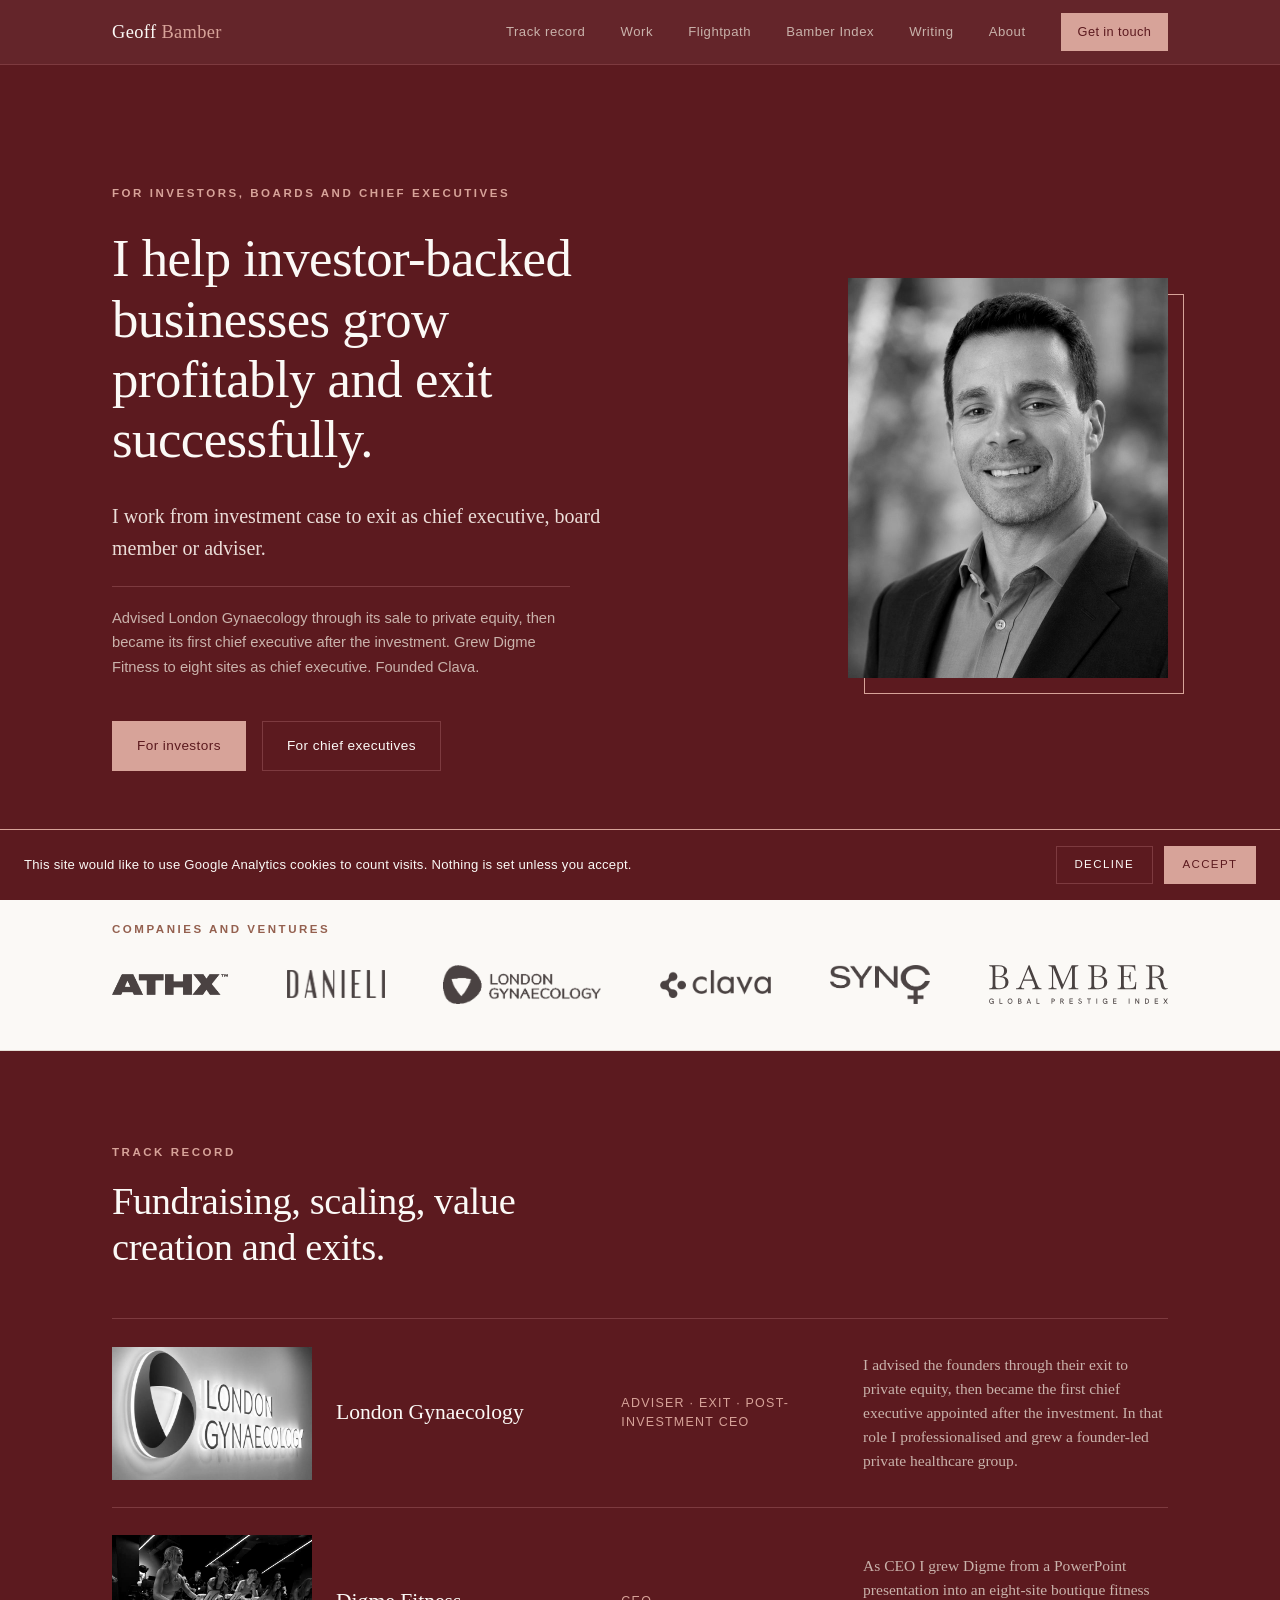
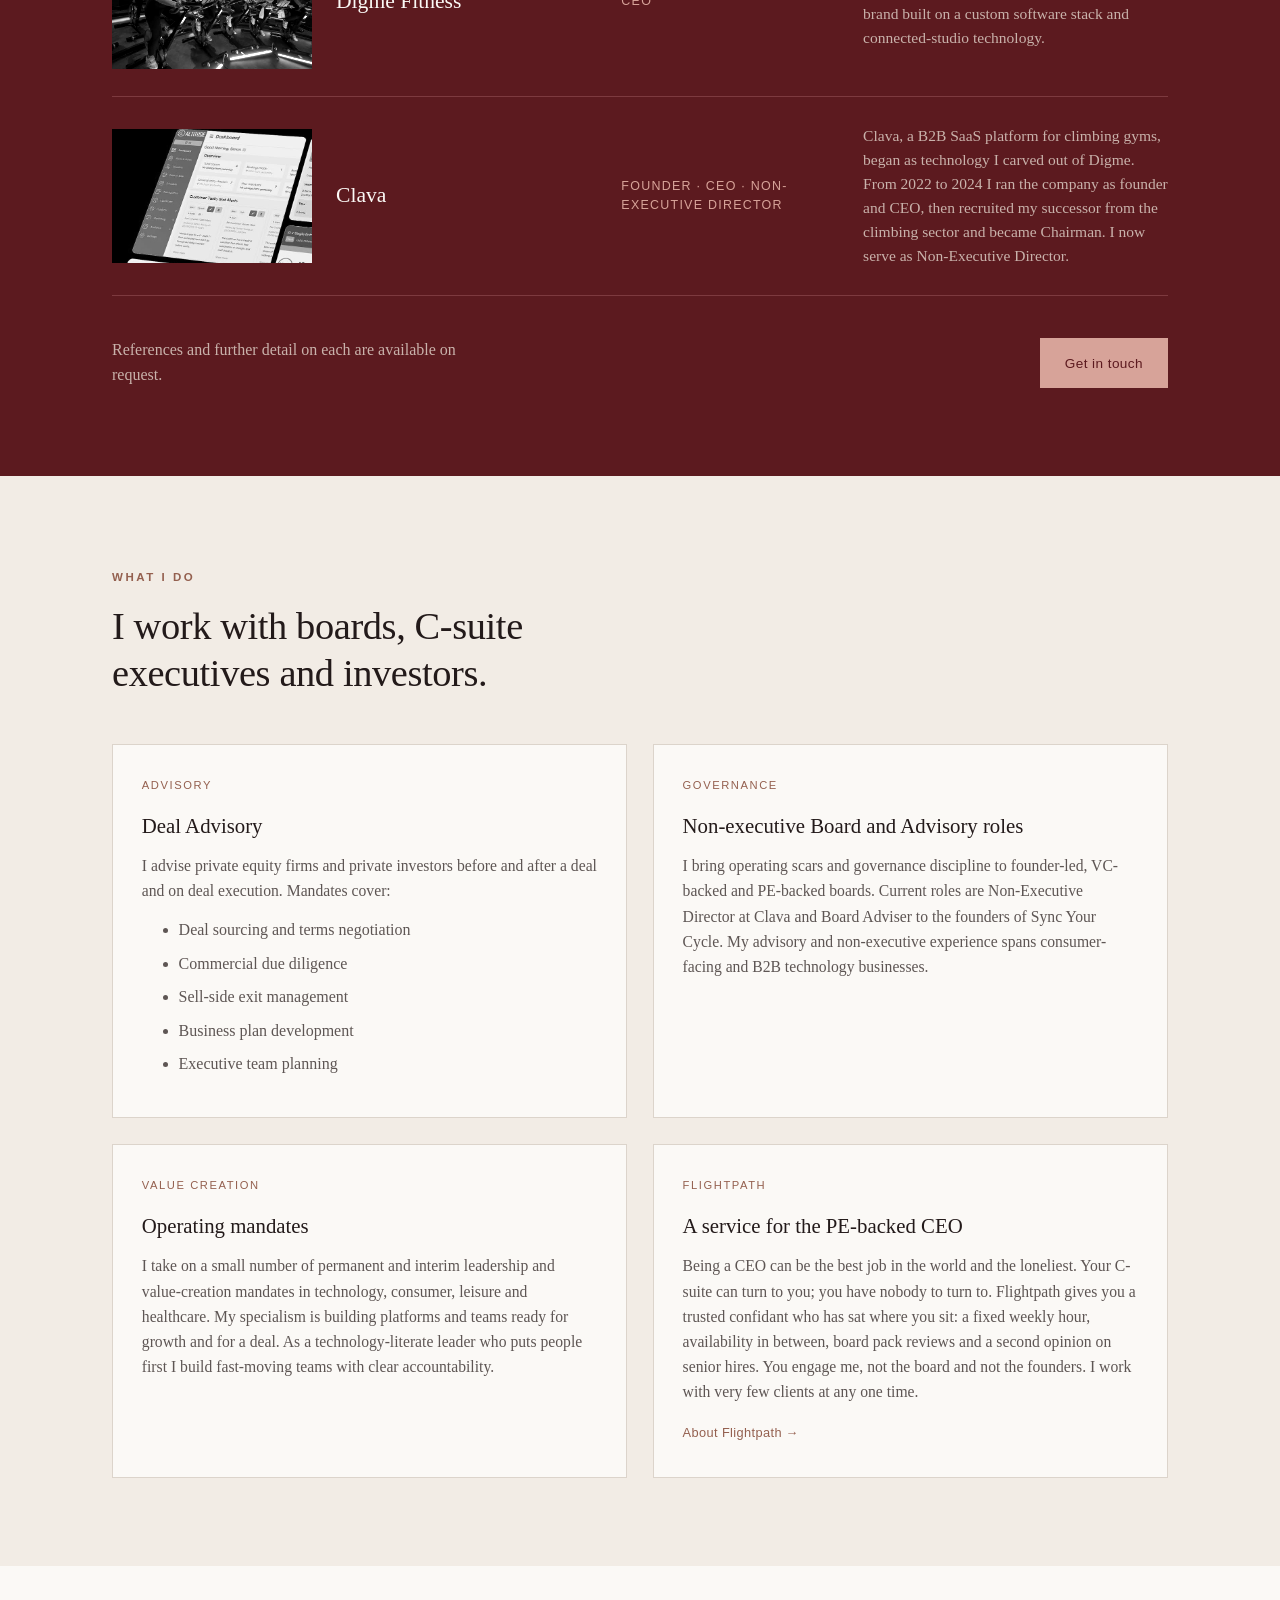
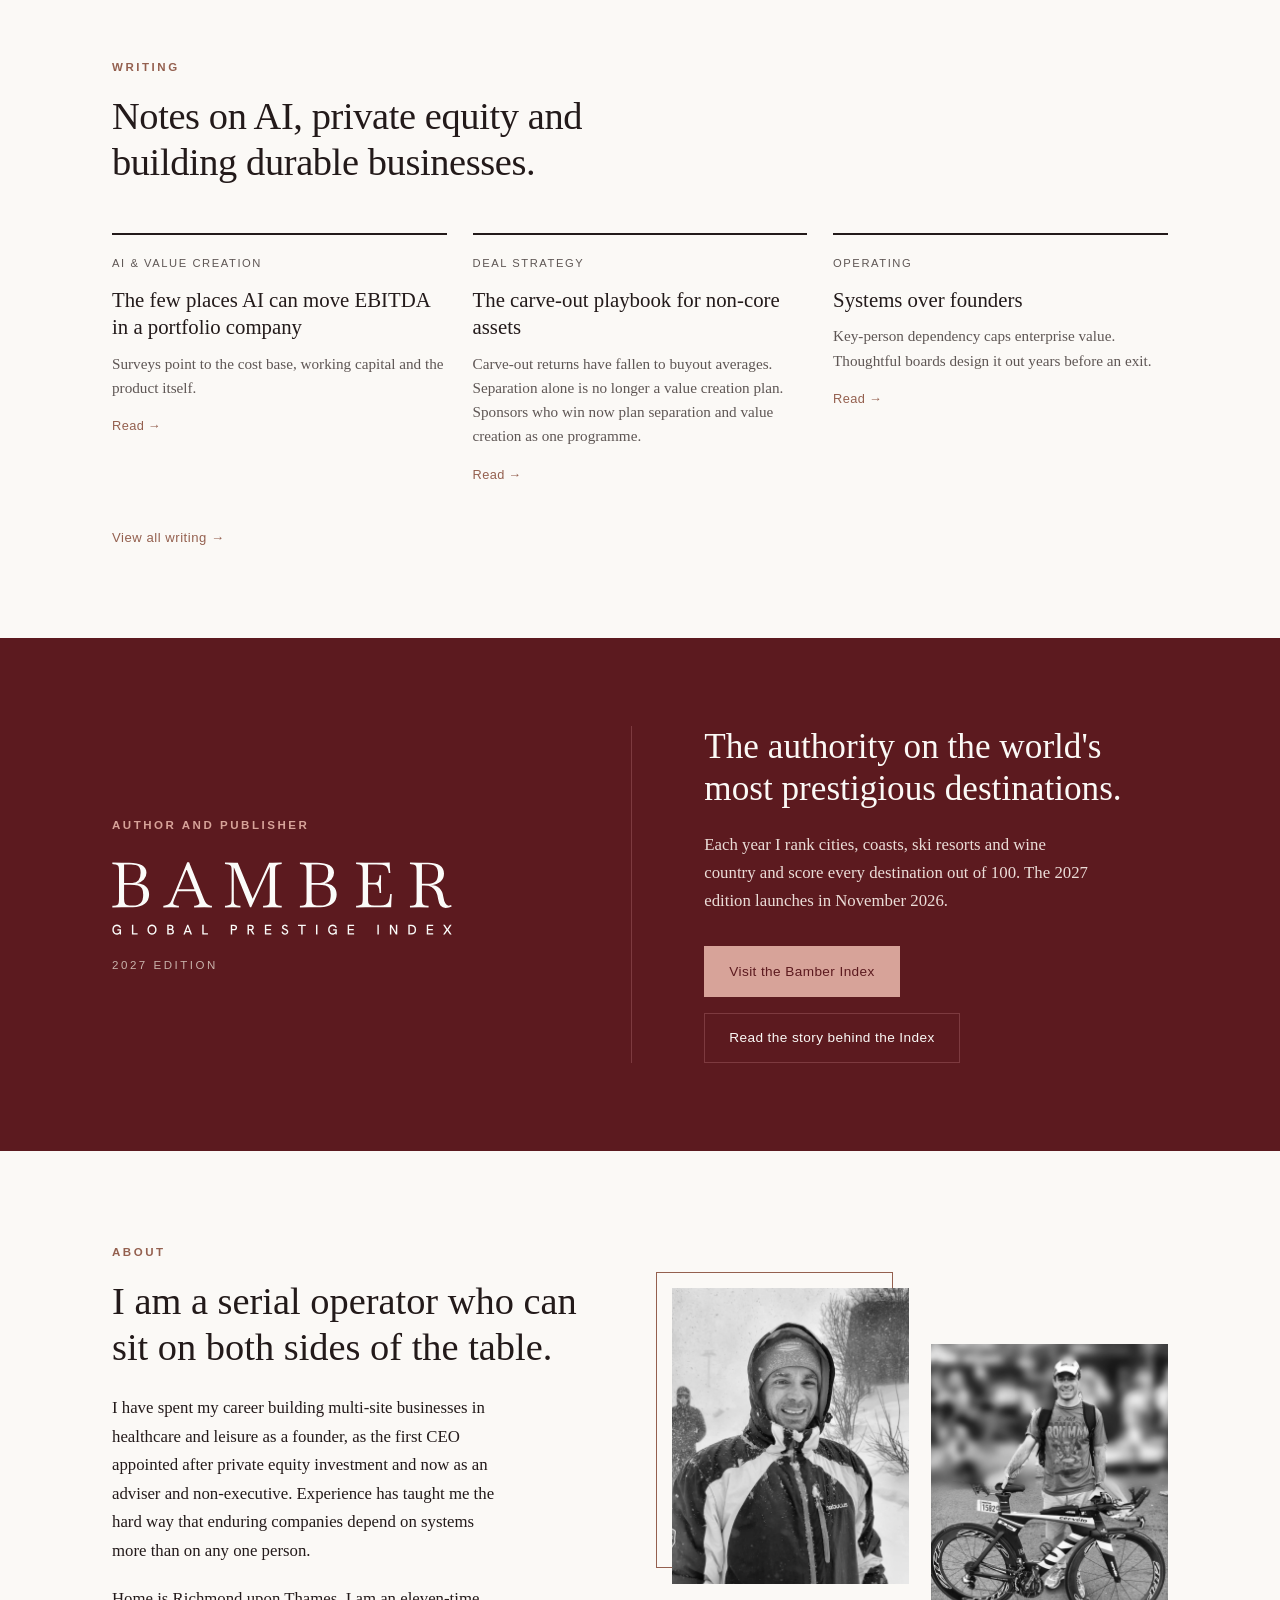
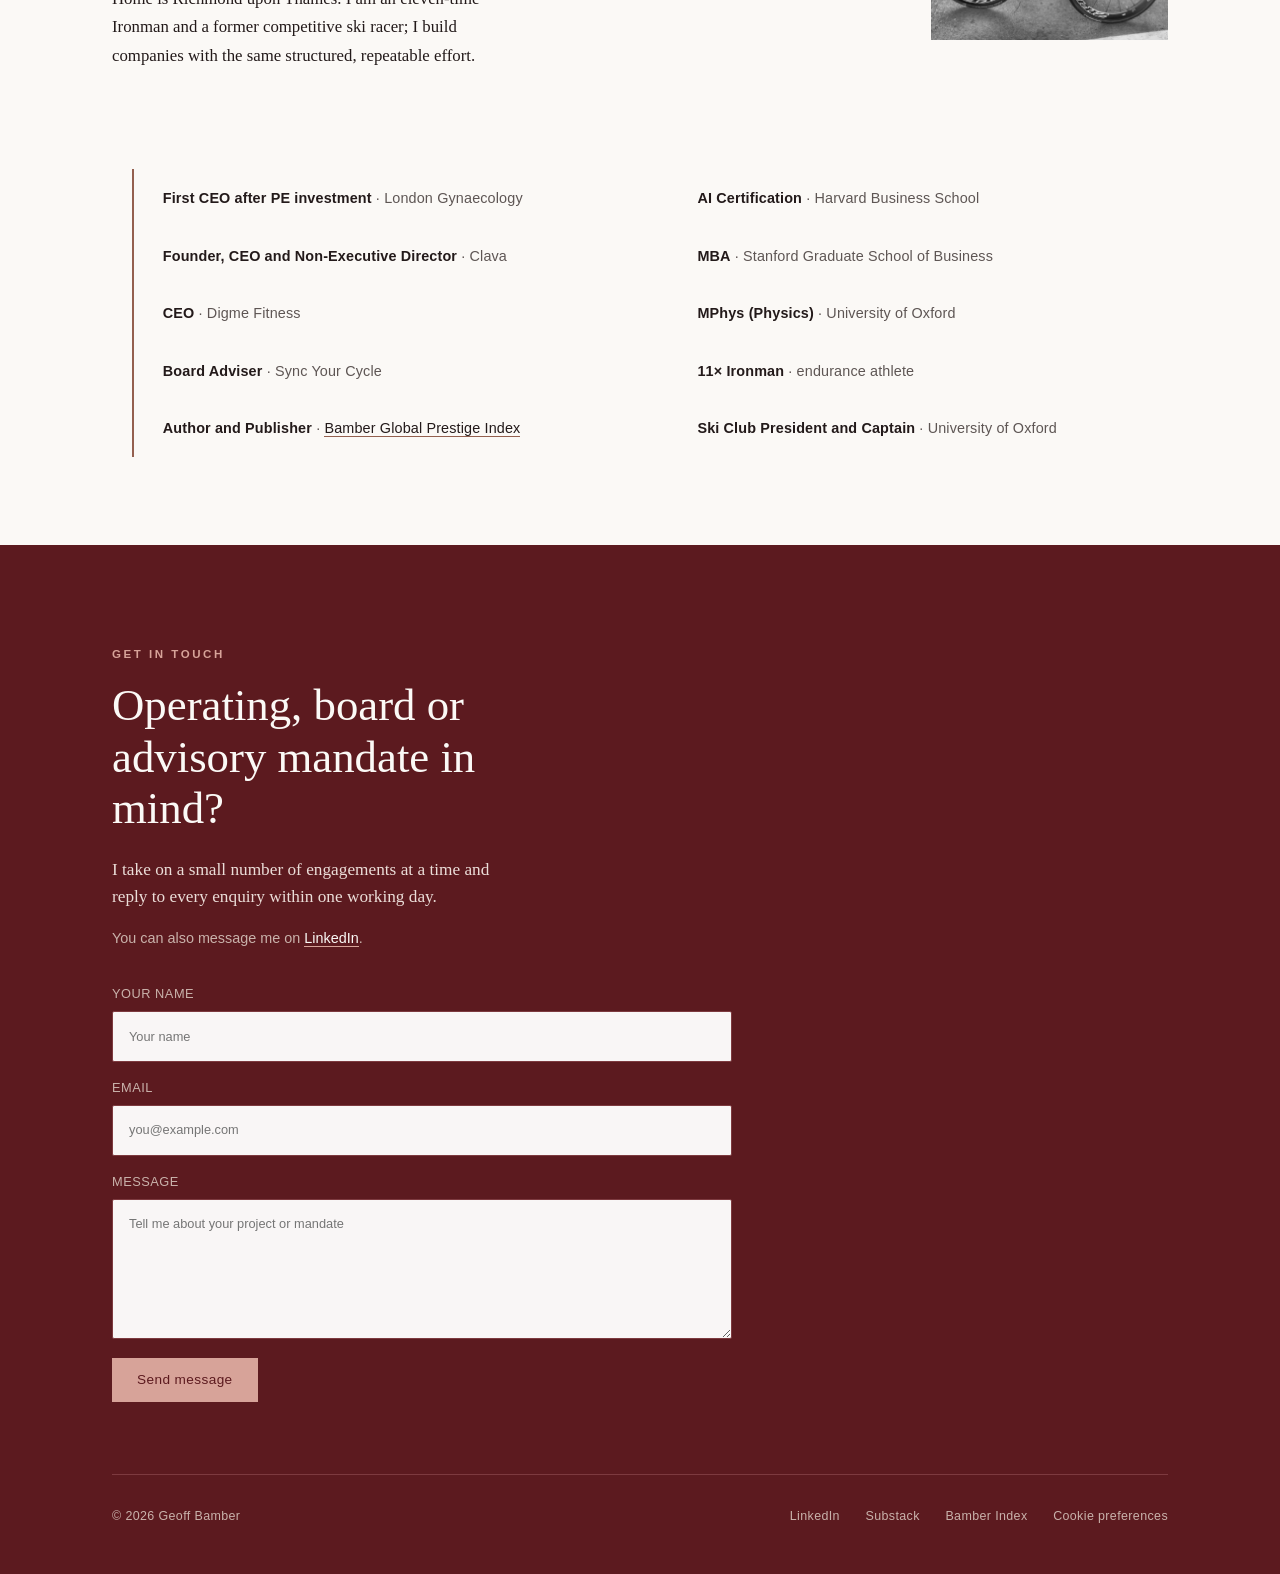
<file: index.html>
﻿<!DOCTYPE html>
<html lang="en">
<head>
<meta charset="UTF-8">
<meta name="viewport" content="width=device-width, initial-scale=1.0">
<title>Geoff Bamber | Growth and exits for investor-backed businesses</title>
<meta name="description" content="I help investor-backed businesses grow profitably and exit successfully, working as chief executive, board member or adviser.">
<link rel="canonical" href="https://geoffbamber.com/">
<meta property="og:type" content="website">
<meta property="og:url" content="https://geoffbamber.com/">
<meta property="og:title" content="Geoff Bamber | Growth and exits for investor-backed businesses">
<meta property="og:description" content="I help investor-backed businesses grow profitably and exit successfully, working as chief executive, board member or adviser.">
<meta property="og:image" content="https://geoffbamber.com/og-image.jpg">
<meta property="og:image:width" content="1200">
<meta property="og:image:height" content="630">
<meta name="twitter:card" content="summary_large_image">
<meta name="author" content="Geoff Bamber">
<script type="application/ld+json">{"@context": "https://schema.org", "@type": "Person", "name": "Geoff Bamber", "url": "https://geoffbamber.com/", "image": "https://geoffbamber.com/geoff_bamber_headshot.jpg", "sameAs": ["https://www.linkedin.com/in/geoff-bamber-uk", "https://geoffbamber.substack.com"], "description": "I help investor-backed businesses grow profitably and exit successfully, working as chief executive, board member or adviser.", "@id": "https://www.bamberindex.com/about#geoff-bamber", "alumniOf": [{"@type": "CollegeOrUniversity", "name": "Stanford Graduate School of Business"}, {"@type": "CollegeOrUniversity", "name": "University of Oxford"}], "knowsAbout": ["Private equity", "Value creation", "Artificial intelligence", "Prestige", "Luxury destinations"], "subjectOf": {"@type": "WebSite", "name": "Bamber Global Prestige Index", "url": "https://www.bamberindex.com/", "description": "Annual ranking of the world's most prestigious destinations, compiled by Geoff Bamber."}}</script>
<link rel="icon" href="favicon.svg" type="image/svg+xml">
<link rel="apple-touch-icon" href="apple-touch-icon.png">
<link rel="stylesheet" href="styles.css">
<script src="analytics.js" defer></script>
</head>
<body>

<nav>
  <div class="wrap nav-inner">
    <a href="#top" class="wordmark">Geoff <b>Bamber</b></a>
    <div class="nav-links" id="nav-links">
      <a href="#track">Track record</a>
      <a href="#work">Work</a>
      <a href="flightpath.html">Flightpath</a>
      <a href="#index">Bamber Index</a>
      <a href="writing.html">Writing</a>
      <a href="#about">About</a>
    </div>
    <a href="#contact" class="nav-cta">Get in touch</a>
    <button class="nav-toggle" type="button" aria-expanded="false" aria-controls="nav-links" aria-label="Menu"><span></span><span></span><span></span></button>
  </div>
</nav>

<header class="hero" id="top">
  <div class="wrap hero-grid">
    <div class="hero-copy">
      <div class="eyebrow hero-eyebrow">For investors, boards and chief executives</div>
      <h1>I help investor-backed businesses grow profitably and exit successfully.</h1>
      <p class="lede">I work from investment case to exit as chief executive, board member or adviser.</p>
      <p class="hero-proof">Advised London Gynaecology through its sale to private equity, then became its first chief executive after the investment. Grew Digme Fitness to eight sites as chief executive. Founded Clava.</p>
      <div class="hero-cta">
        <a href="#work" class="btn btn-primary">For investors</a>
        <a href="flightpath.html" class="btn btn-ghost">For chief executives</a>
      </div>
    </div>
    <div class="hero-portrait">
      <img src="geoff_bamber_headshot.jpg" alt="Geoff Bamber" width="640" height="800" fetchpriority="high">
    </div>
  </div>
</header>

<section class="logo-strip" id="advisory">
  <div class="wrap">
    <span class="eyebrow">Companies and ventures</span>
    <div class="logo-row">
      <img class="client-logo client-logo-short" src="logos/athx.png" alt="Athx Games" width="859" height="154" loading="lazy">
      <img class="client-logo" src="logos/danieli.png" alt="Gelateria Danieli" width="830" height="238" loading="lazy">
      <img class="client-logo client-logo-tall" src="logos/london-gynaecology.png" alt="London Gynaecology" width="782" height="190" loading="lazy">
      <img class="client-logo" src="logos/clava.png" alt="Clava" width="548" height="139" loading="lazy">
      <img class="client-logo client-logo-tall" src="logos/sync-your-cycle.png" alt="Sync Your Cycle" width="1060" height="405" loading="lazy">
      <a href="#index" class="logo-link"><img class="client-logo client-logo-tall" src="logos/bamber-index-ink.svg" alt="Bamber Global Prestige Index" width="542" height="116" loading="lazy"></a>
    </div>
  </div>
</section>

<section class="section section-dark" id="track">
  <div class="wrap">
    <div class="section-head">
      <span class="eyebrow">Track record</span>
      <h2>Fundraising, scaling, value creation and exits.</h2>
    </div>
    <div class="ledger">
      <div class="ledger-row">
        <img class="ledger-photo ledger-photo-light" src="london_gynaecology_sign.jpg" alt="London Gynaecology sign on a clinic wall" width="678" height="452" loading="lazy">
        <div class="ledger-venture">London Gynaecology</div>
        <div class="ledger-role">Adviser · Exit · Post-Investment CEO</div>
        <div class="ledger-note">I advised the founders through their exit to private equity, then became the first chief executive appointed after the investment. In that role I professionalised and grew a founder-led private healthcare group.</div>
      </div>
      <div class="ledger-row">
        <img class="ledger-photo" src="digme_studio.jpg" alt="Riders in a cycle class at a Digme Fitness studio" width="678" height="452" loading="lazy">
        <div class="ledger-venture">Digme Fitness</div>
        <div class="ledger-role">CEO</div>
        <div class="ledger-note">As CEO I grew Digme from a PowerPoint presentation into an eight-site boutique fitness brand built on a custom software stack and connected-studio technology.</div>
      </div>
      <div class="ledger-row">
        <img class="ledger-photo ledger-photo-light ledger-photo-topleft" src="clava_product.jpg" alt="Clava dashboard screens for a climbing gym" width="592" height="518" loading="lazy">
        <div class="ledger-venture">Clava</div>
        <div class="ledger-role">Founder · CEO · Non-Executive Director</div>
        <div class="ledger-note">Clava, a B2B SaaS platform for climbing gyms, began as technology I carved out of Digme. From 2022 to 2024 I ran the company as founder and CEO, then recruited my successor from the climbing sector and became Chairman. I now serve as Non-Executive Director.</div>
      </div>
    </div>
    <div class="section-cta">
      <p>References and further detail on each are available on request.</p>
      <a href="#contact" class="btn btn-primary">Get in touch</a>
    </div>
  </div>
</section>

<section class="section section-parchment" id="work">
  <div class="wrap">
    <div class="section-head">
      <span class="eyebrow">What I do</span>
      <h2>I work with boards, C-suite executives and investors.</h2>
    </div>
    <div class="strands">
      <div class="strand">
        <span class="tag">Advisory</span>
        <h3>Deal Advisory</h3>
        <p>I advise private equity firms and private investors before and after a deal and on deal execution. Mandates cover:</p>
        <ul>
          <li>Deal sourcing and terms negotiation</li>
          <li>Commercial due diligence</li>
          <li>Sell-side exit management</li>
          <li>Business plan development</li>
          <li>Executive team planning</li>
        </ul>
      </div>
      <div class="strand">
        <span class="tag">Governance</span>
        <h3>Non-executive Board and Advisory roles</h3>
        <p>I bring operating scars and governance discipline to founder-led, VC-backed and PE-backed boards. Current roles are Non-Executive Director at Clava and Board Adviser to the founders of Sync Your Cycle. My advisory and non-executive experience spans consumer-facing and B2B technology businesses.</p>
      </div>
      <div class="strand">
        <span class="tag">Value creation</span>
        <h3>Operating mandates</h3>
        <p>I take on a small number of permanent and interim leadership and value-creation mandates in technology, consumer, leisure and healthcare. My specialism is building platforms and teams ready for growth and for a deal. As a technology-literate leader who puts people first I build fast-moving teams with clear accountability.</p>
      </div>
      <a class="strand" href="flightpath.html">
        <span class="tag">Flightpath</span>
        <h3>A service for the PE-backed CEO</h3>
        <p>Being a CEO can be the best job in the world and the loneliest. Your C-suite can turn to you; you have nobody to turn to. Flightpath gives you a trusted confidant who has sat where you sit: a fixed weekly hour, availability in between, board pack reviews and a second opinion on senior hires. You engage me, not the board and not the founders. I work with very few clients at any one time.</p>
        <span class="more">About Flightpath →</span>
      </a>
    </div>
  </div>
</section>

<section class="section" id="writing">
  <div class="wrap">
    <div class="section-head">
      <span class="eyebrow">Writing</span>
      <h2>Notes on AI, private equity and building durable businesses.</h2>
    </div>
    <div class="writing-grid">
      <a class="article" href="articles/ai-value-creation.html">
        <span class="kicker">AI &amp; Value Creation</span>
        <h3>The few places AI can move EBITDA in a portfolio company</h3>
        <p>Surveys point to the cost base, working capital and the product itself.</p>
        <span class="more">Read →</span>
      </a>
      <a class="article" href="articles/carve-out-playbook.html">
        <span class="kicker">Deal Strategy</span>
        <h3>The carve-out playbook for non-core assets</h3>
        <p>Carve-out returns have fallen to buyout averages. Separation alone is no longer a value creation plan. Sponsors who win now plan separation and value creation as one programme.</p>
        <span class="more">Read →</span>
      </a>
      <a class="article" href="articles/systems-over-founders.html">
        <span class="kicker">Operating</span>
        <h3>Systems over founders</h3>
        <p>Key-person dependency caps enterprise value. Thoughtful boards design it out years before an exit.</p>
        <span class="more">Read →</span>
      </a>
    </div>
    <a class="section-link" href="writing.html">View all writing →</a>
  </div>
</section>

<section class="section section-dark index-feature" id="index">
  <div class="wrap index-grid">
    <div class="index-mark">
      <span class="eyebrow">Author and publisher</span>
      <img src="logos/bamber-index-bone.svg" alt="Bamber Global Prestige Index" width="542" height="116" loading="lazy">
      <span class="index-edition">2027 edition</span>
    </div>
    <div class="index-copy">
      <h2>The authority on the world's most prestigious destinations.</h2>
      <p>Each year I rank cities, coasts, ski resorts and wine country and score every destination out of 100. The 2027 edition launches in November 2026.</p>
      <div class="hero-cta" style="margin-top:0">
        <a href="https://www.bamberindex.com/" target="_blank" rel="noopener" class="btn btn-primary">Visit the Bamber Index</a>
        <a href="articles/why-i-built-the-bamber-index.html" class="btn btn-ghost">Read the story behind the Index</a>
      </div>
    </div>
  </div>
</section>

<section class="section" id="about">
  <div class="wrap about">
    <div class="about-text">
      <span class="eyebrow">About</span>
      <h2 style="font-family:var(--serif);font-weight:normal;font-size:clamp(1.7rem,3.4vw,2.4rem);margin:.9rem 0 1.5rem;line-height:1.2;">I am a serial operator who can sit on both sides of the table.</h2>
      <p>I have spent my career building multi-site businesses in healthcare and leisure as a founder, as the first CEO appointed after private equity investment and now as an adviser and non-executive. Experience has taught me the hard way that enduring companies depend on systems more than on any one person.</p>
      <p>Home is Richmond upon Thames. I am an eleven-time Ironman and a former competitive ski racer; I build companies with the same structured, repeatable effort.</p>
    </div>
    <div class="about-photos">
      <figure class="about-photo">
        <img src="geoff_bamber_snow.jpg" alt="Geoff Bamber smiling in a snowstorm in ski jacket and hat" width="960" height="1200" loading="lazy">
      </figure>
      <figure class="about-photo">
        <img src="geoff_bamber_ironman.jpg" alt="Geoff Bamber standing with his race bike before an Ironman" width="960" height="1200" loading="lazy">
      </figure>
    </div>
    <ul class="credentials">
      <li><strong>First CEO after PE investment</strong> · London Gynaecology</li>
      <li><strong>Founder, CEO and Non-Executive Director</strong> · Clava</li>
      <li><strong>CEO</strong> · Digme Fitness</li>
      <li><strong>Board Adviser</strong> · Sync Your Cycle</li>
      <li><strong>Author and Publisher</strong> · <a href="https://www.bamberindex.com/" target="_blank" rel="noopener">Bamber Global Prestige Index</a></li>
      <li><strong>AI Certification</strong> · Harvard Business School</li>
      <li><strong>MBA</strong> · Stanford Graduate School of Business</li>
      <li><strong>MPhys (Physics)</strong> · University of Oxford</li>
      <li><strong>11× Ironman</strong> · endurance athlete</li>
      <li><strong>Ski Club President and Captain</strong> · University of Oxford</li>
    </ul>
  </div>
</section>

<section class="contact" id="contact">
  <div class="wrap">
    <span class="eyebrow">Get in touch</span>
    <h2 style="margin-top:.9rem;">Operating, board or advisory mandate in mind?</h2>
    <p class="lede">I take on a small number of engagements at a time and reply to every enquiry within one working day.</p>
    <p class="contact-alt">You can also message me on <a href="https://www.linkedin.com/in/geoff-bamber-uk" target="_blank" rel="noopener">LinkedIn</a>.</p>

    <form class="contact-form" action="https://api.web3forms.com/submit" method="POST">
      <input type="hidden" name="access_key" value="886e6d17-dc25-4bf3-a3f9-d06b472002fb">
      <input type="hidden" name="subject" value="New website enquiry from Geoff Bamber site">
      <input type="hidden" name="from_name" value="Geoff Bamber website">
      <input type="hidden" name="redirect" value="https://geoffbamber.com/thanks.html">
      <input type="checkbox" name="botcheck" style="display:none" tabindex="-1" autocomplete="off" aria-hidden="true">
      <label>
        <span>Your name</span>
        <input type="text" name="name" placeholder="Your name" required>
      </label>
      <label>
        <span>Email</span>
        <input type="email" name="email" placeholder="you@example.com" required>
      </label>
      <label>
        <span>Message</span>
        <textarea name="message" rows="5" placeholder="Tell me about your project or mandate" required></textarea>
      </label>
      <button type="submit" class="btn btn-primary">Send message</button>
    </form>

    <div class="foot">
      <span>© 2026 Geoff Bamber</span>
      <div class="social">
        <a href="https://www.linkedin.com/in/geoff-bamber-uk" target="_blank" rel="noopener">LinkedIn</a>
        <a href="https://geoffbamber.substack.com" target="_blank" rel="noopener">Substack</a>
        <a href="https://www.bamberindex.com/" target="_blank" rel="noopener">Bamber Index</a>
      </div>
    </div>
  </div>
</section>

<script src="site.js" defer></script>
</body>
</html>
</file>
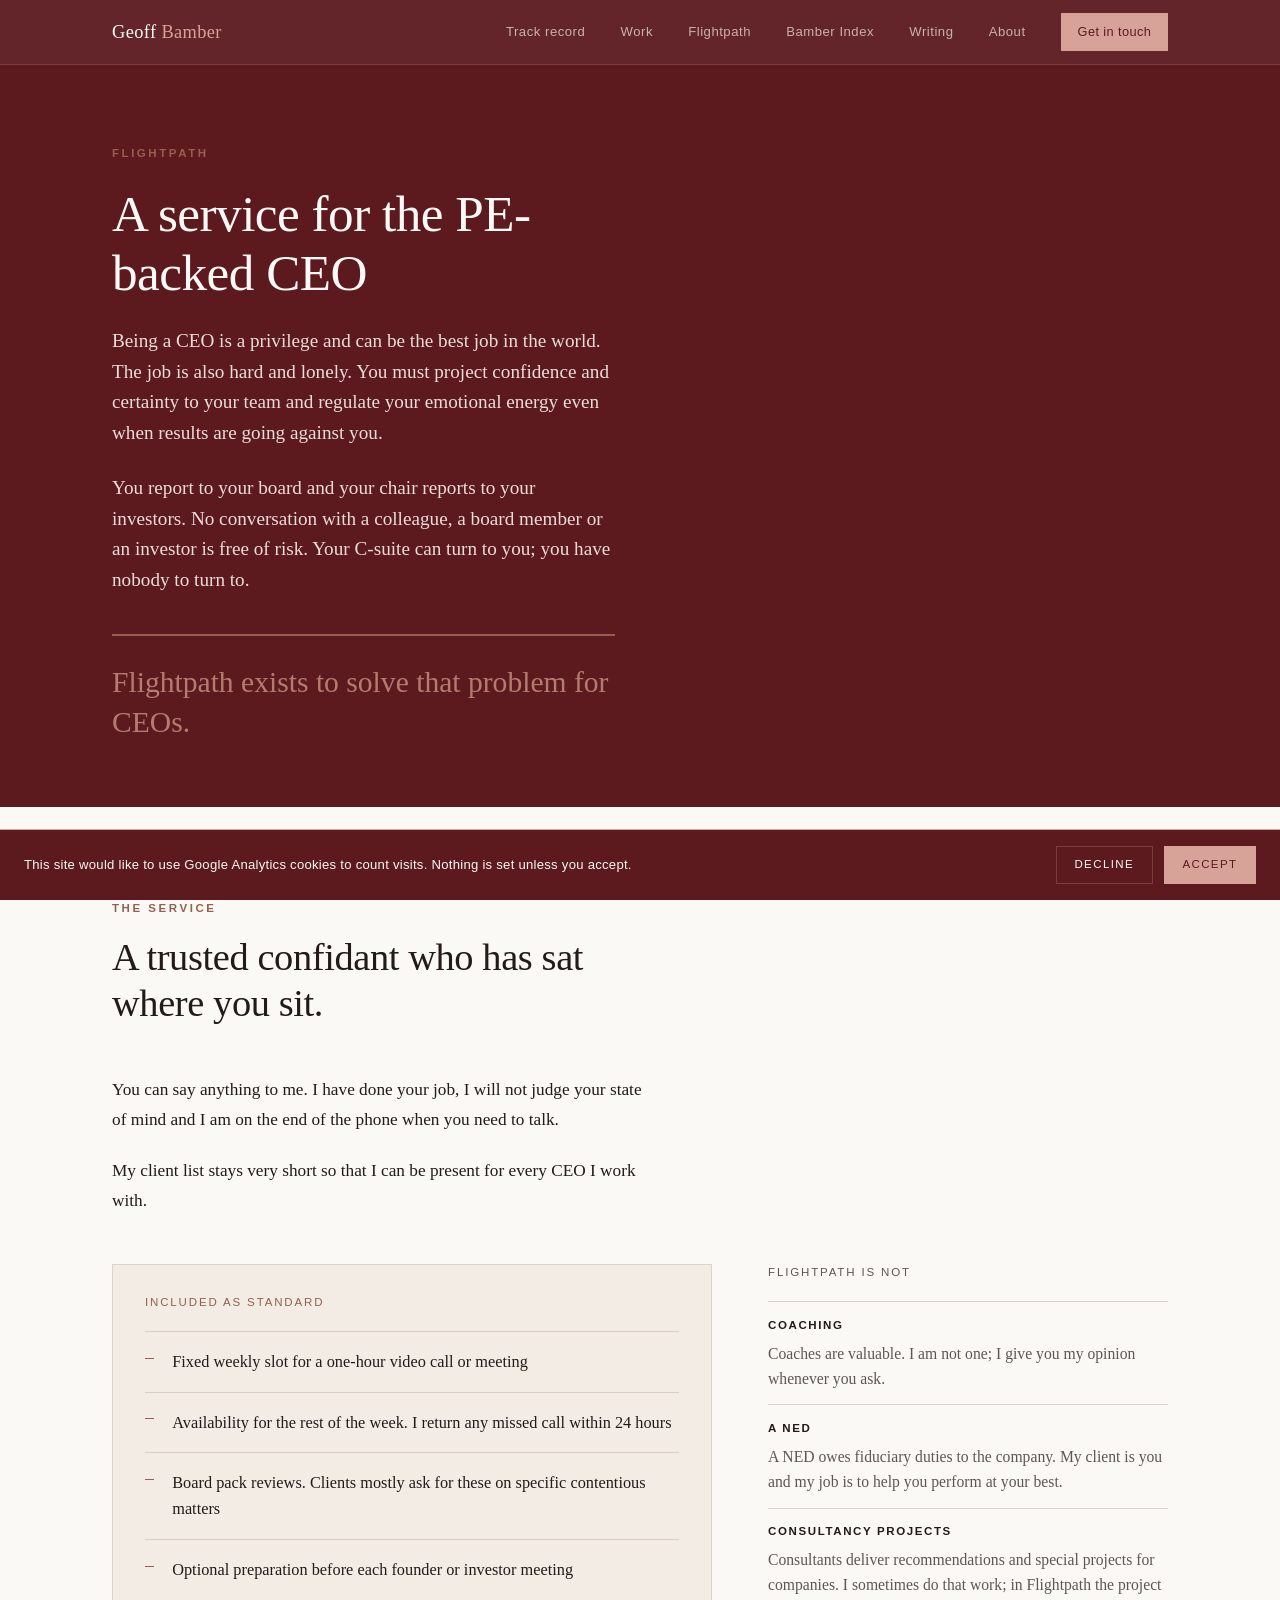
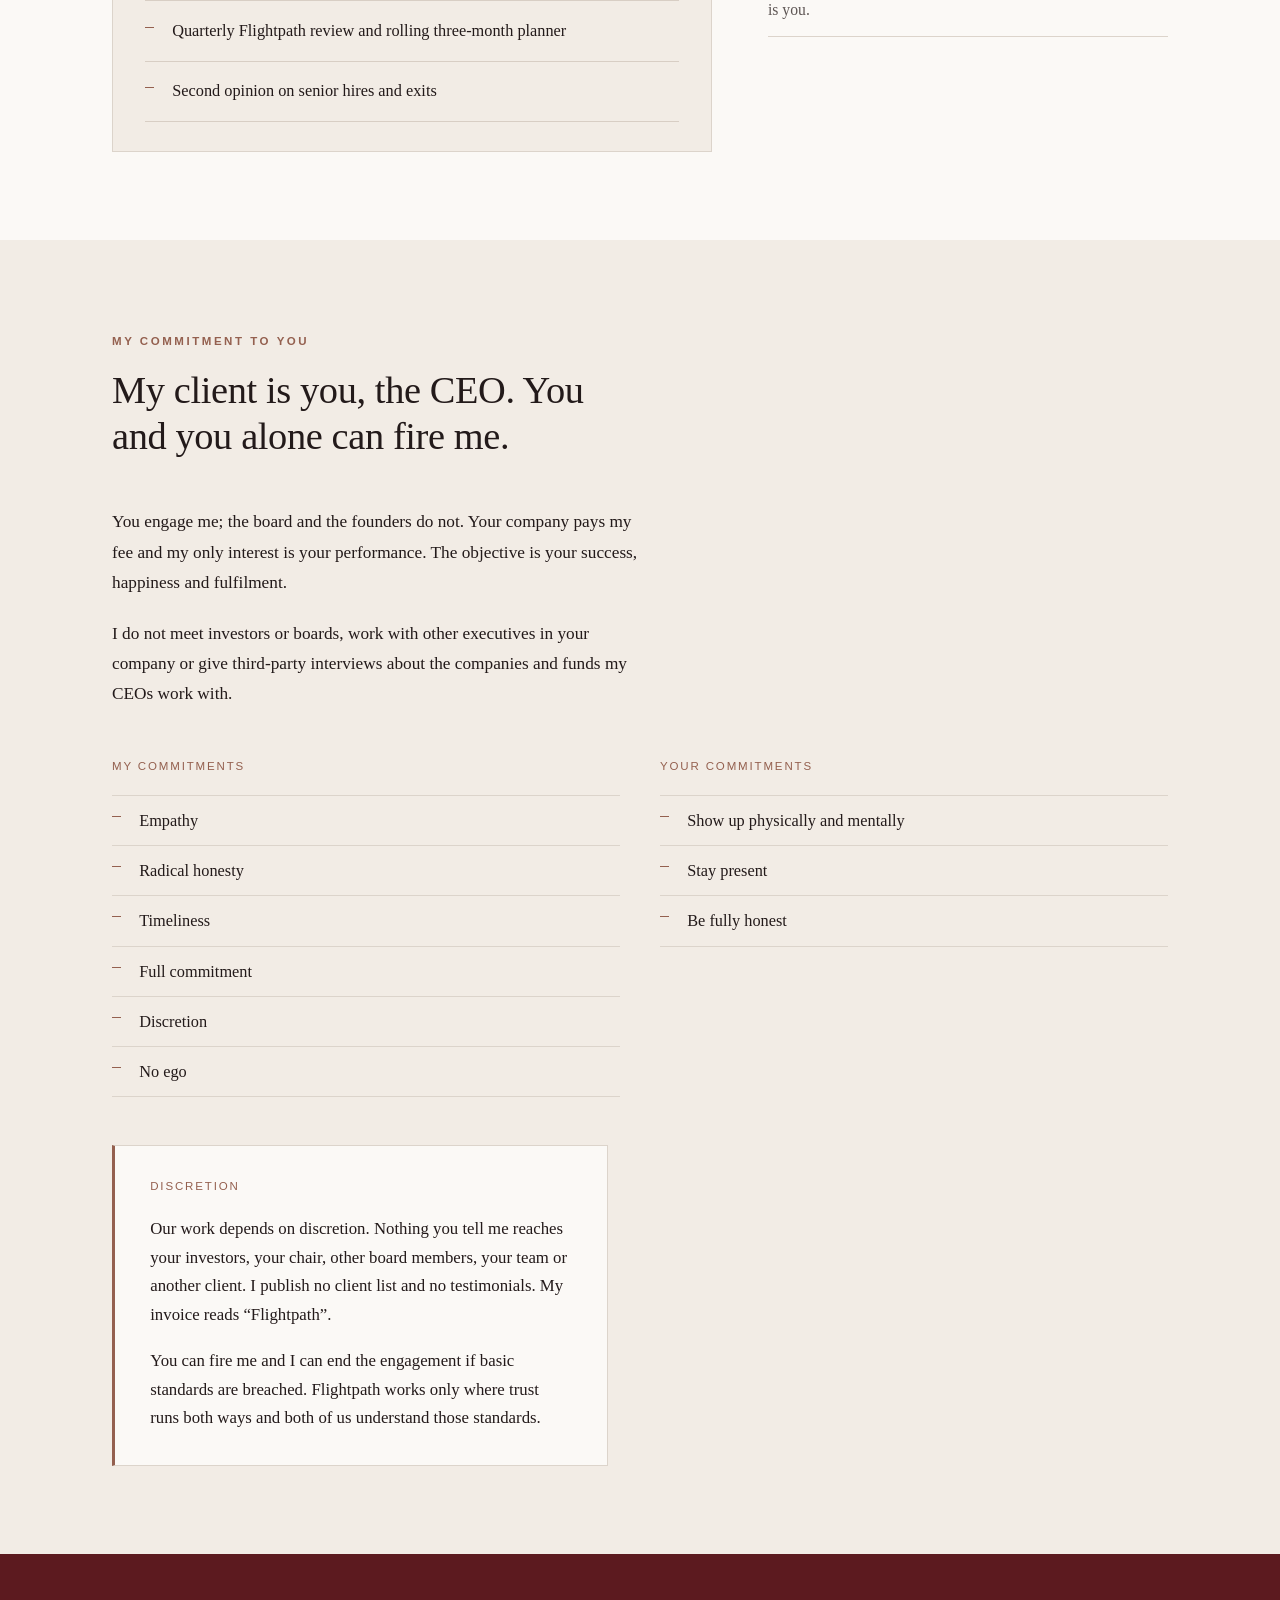
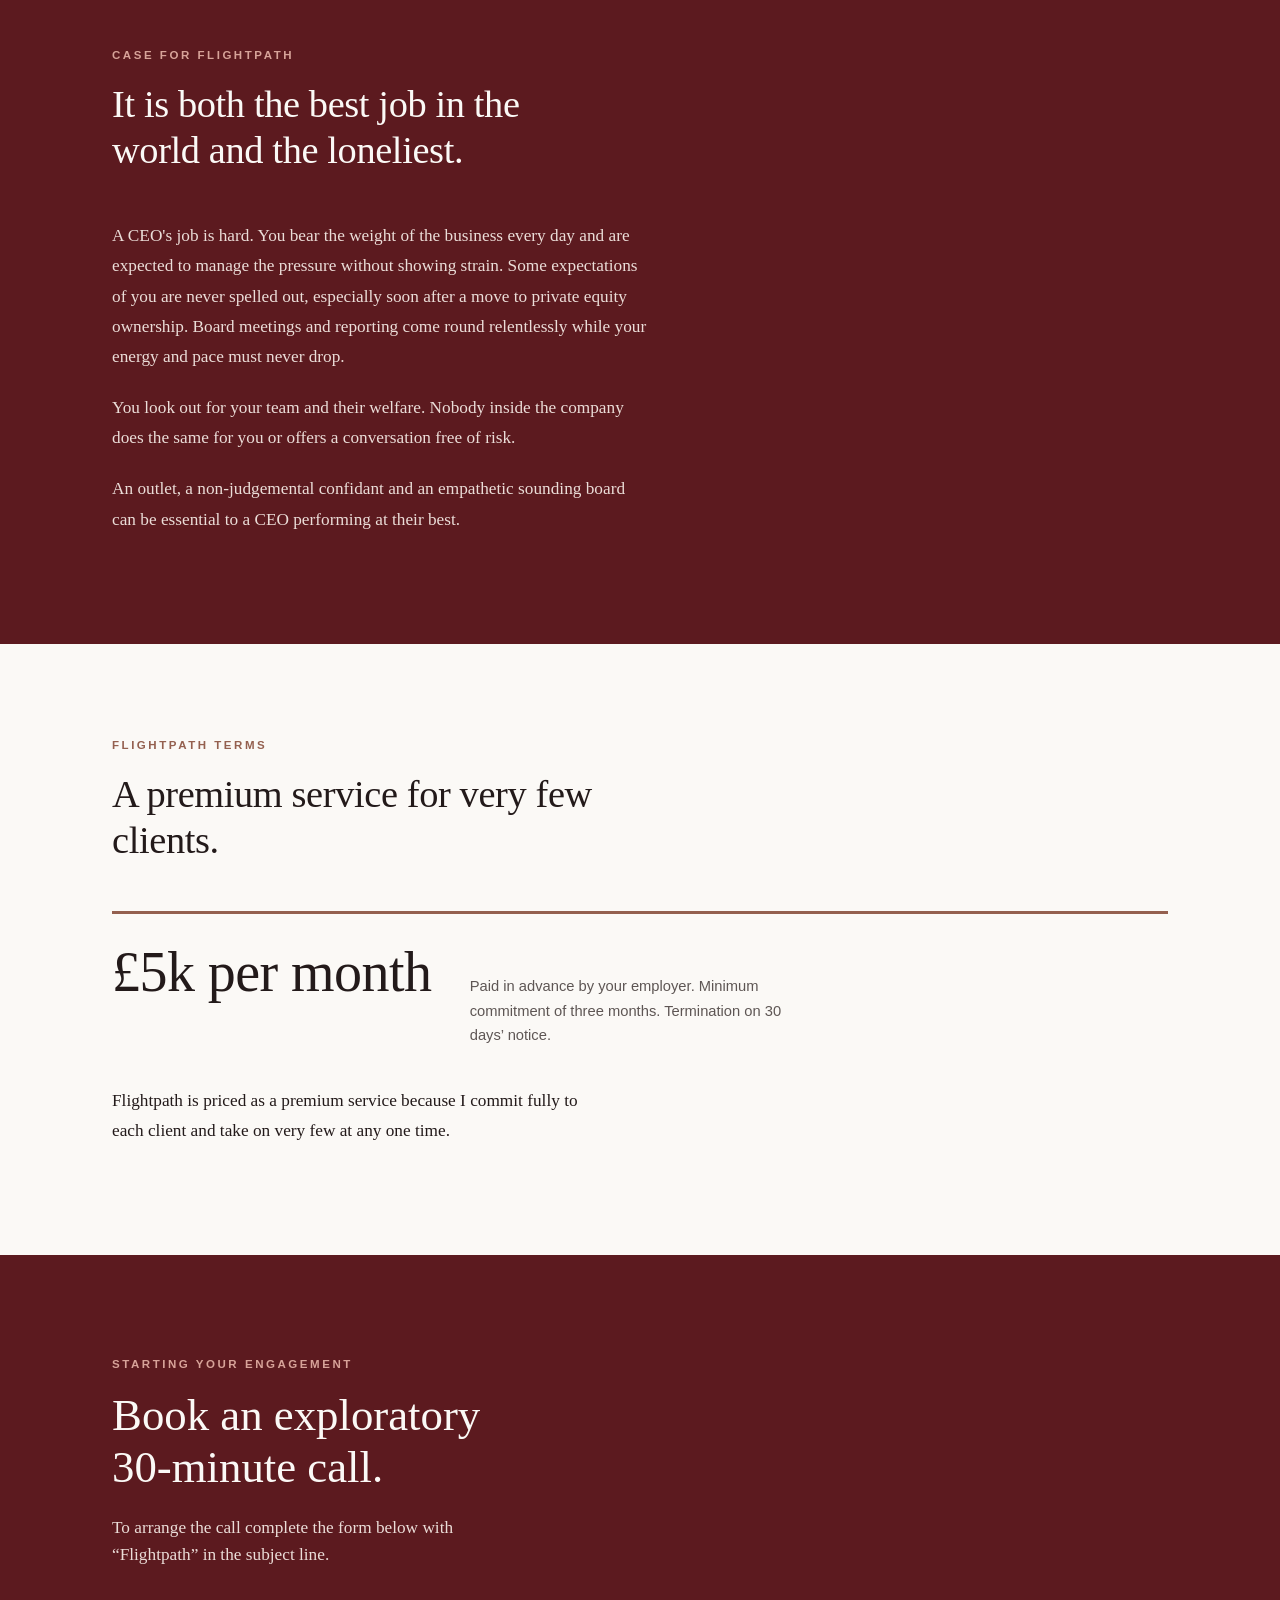
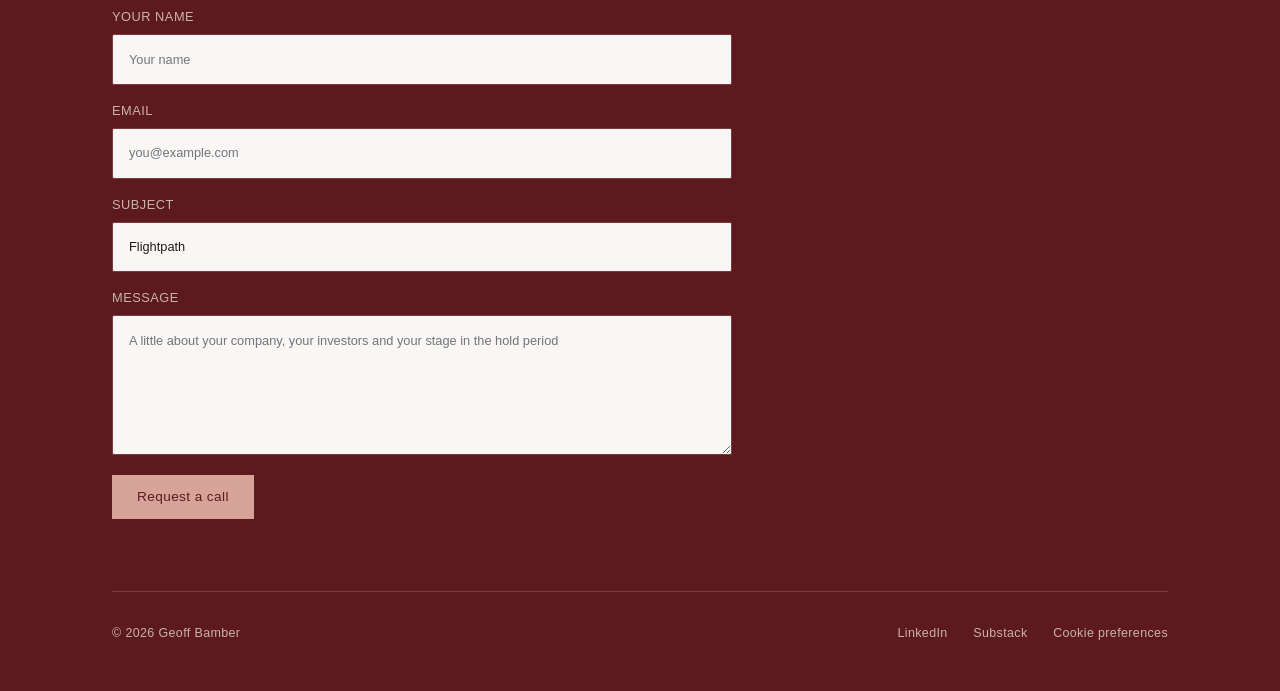
<file: flightpath.html>
<!DOCTYPE html>
<html lang="en">
<head>
<meta charset="UTF-8">
<meta name="viewport" content="width=device-width, initial-scale=1.0">
<title>Flightpath | Geoff Bamber</title>
<meta name="description" content="Flightpath is a service for the PE-backed CEO: a trusted confidant who has sat where you sit, engaged by you and answerable only to you.">
<meta name="author" content="Geoff Bamber">
<link rel="canonical" href="https://geoffbamber.com/flightpath">
<meta property="og:type" content="website">
<meta property="og:site_name" content="Geoff Bamber">
<meta property="og:url" content="https://geoffbamber.com/flightpath">
<meta property="og:title" content="Flightpath | Geoff Bamber">
<meta property="og:description" content="Flightpath is a service for the PE-backed CEO: a trusted confidant who has sat where you sit, engaged by you and answerable only to you.">
<meta property="og:image" content="https://geoffbamber.com/og-image.jpg">
<meta property="og:image:width" content="1200">
<meta property="og:image:height" content="630">
<meta name="twitter:card" content="summary_large_image">
<link rel="icon" href="favicon.svg" type="image/svg+xml">
<link rel="apple-touch-icon" href="apple-touch-icon.png">
<link rel="stylesheet" href="styles.css">
<script src="analytics.js" defer></script>
</head>
<body>

<nav>
  <div class="wrap nav-inner">
    <a href="index.html" class="wordmark">Geoff <b>Bamber</b></a>
    <div class="nav-links" id="nav-links">
      <a href="index.html#track">Track record</a>
      <a href="index.html#work">Work</a>
      <a href="flightpath.html">Flightpath</a>
      <a href="index.html#index">Bamber Index</a>
      <a href="writing.html">Writing</a>
      <a href="index.html#about">About</a>
    </div>
    <a href="#enquire" class="nav-cta">Get in touch</a>
    <button class="nav-toggle" type="button" aria-expanded="false" aria-controls="nav-links" aria-label="Menu"><span></span><span></span><span></span></button>
  </div>
</nav>

<header class="page-hero">
  <div class="wrap">
    <div class="eyebrow">Flightpath</div>
    <h1>A service for the PE-backed CEO</h1>
    <p class="lede">Being a CEO is a privilege and can be the best job in the world. The job is also hard and lonely. You must project confidence and certainty to your team and regulate your emotional energy even when results are going against you.</p>
    <p class="lede">You report to your board and your chair reports to your investors. No conversation with a colleague, a board member or an investor is free of risk. Your C-suite can turn to you; you have nobody to turn to.</p>
    <p class="statement">Flightpath exists to solve that problem for CEOs.</p>
  </div>
</header>

<section class="section" id="what">
  <div class="wrap">
    <div class="section-head">
      <span class="eyebrow">The service</span>
      <h2>A trusted confidant who has sat where you sit.</h2>
    </div>
    <div class="prose" style="max-width:62ch;margin-bottom:3rem;">
      <p>You can say anything to me. I have done your job, I will not judge your state of mind and I am on the end of the phone when you need to talk.</p>
      <p>My client list stays very short so that I can be present for every CEO I work with.</p>
    </div>
    <div class="split">
      <div class="panel-box">
        <span class="split-head">Included as standard</span>
        <ul class="menu-list">
          <li>Fixed weekly slot for a one-hour video call or meeting</li>
          <li>Availability for the rest of the week. I return any missed call within 24 hours</li>
          <li>Board pack reviews. Clients mostly ask for these on specific contentious matters</li>
          <li>Optional preparation before each founder or investor meeting</li>
          <li>Quarterly Flightpath review and rolling three-month planner</li>
          <li>Second opinion on senior hires and exits</li>
        </ul>
      </div>
      <div class="exclusions">
        <span class="split-head">Flightpath is not</span>
        <ul>
          <li><strong>Coaching</strong>Coaches are valuable. I am not one; I give you my opinion whenever you ask.</li>
          <li><strong>A NED</strong>A NED owes fiduciary duties to the company. My client is you and my job is to help you perform at your best.</li>
          <li><strong>Consultancy projects</strong>Consultants deliver recommendations and special projects for companies. I sometimes do that work; in Flightpath the project is you.</li>
        </ul>
      </div>
    </div>
  </div>
</section>

<section class="section section-parchment" id="commitment">
  <div class="wrap">
    <div class="section-head">
      <span class="eyebrow">My commitment to you</span>
      <h2>My client is you, the CEO. You and you alone can fire me.</h2>
    </div>
    <div class="prose" style="max-width:62ch;">
      <p>You engage me; the board and the founders do not. Your company pays my fee and my only interest is your performance. The objective is your success, happiness and fulfilment.</p>
      <p>I do not meet investors or boards, work with other executives in your company or give third-party interviews about the companies and funds my CEOs work with.</p>
    </div>
    <div class="checklists">
      <div>
        <span class="split-head">My commitments</span>
        <ul class="checklist">
          <li>Empathy</li>
          <li>Radical honesty</li>
          <li>Timeliness</li>
          <li>Full commitment</li>
          <li>Discretion</li>
          <li>No ego</li>
        </ul>
      </div>
      <div>
        <span class="split-head">Your commitments</span>
        <ul class="checklist">
          <li>Show up physically and mentally</li>
          <li>Stay present</li>
          <li>Be fully honest</li>
        </ul>
      </div>
    </div>
    <div class="panel" style="margin-top:3rem;">
      <span class="split-head">Discretion</span>
      <p>Our work depends on discretion. Nothing you tell me reaches your investors, your chair, other board members, your team or another client. I publish no client list and no testimonials. My invoice reads &ldquo;Flightpath&rdquo;.</p>
      <p>You can fire me and I can end the engagement if basic standards are breached. Flightpath works only where trust runs both ways and both of us understand those standards.</p>
    </div>
  </div>
</section>

<section class="section section-dark" id="why">
  <div class="wrap">
    <div class="section-head">
      <span class="eyebrow">Case for Flightpath</span>
      <h2>It is both the best job in the world and the loneliest.</h2>
    </div>
    <div class="prose" style="max-width:62ch;">
      <p>A CEO's job is hard. You bear the weight of the business every day and are expected to manage the pressure without showing strain. Some expectations of you are never spelled out, especially soon after a move to private equity ownership. Board meetings and reporting come round relentlessly while your energy and pace must never drop.</p>
      <p>You look out for your team and their welfare. Nobody inside the company does the same for you or offers a conversation free of risk.</p>
      <p>An outlet, a non-judgemental confidant and an empathetic sounding board can be essential to a CEO performing at their best.</p>
    </div>
  </div>
</section>

<section class="section" id="terms">
  <div class="wrap">
    <div class="section-head">
      <span class="eyebrow">Flightpath terms</span>
      <h2>A premium service for very few clients.</h2>
    </div>
    <div class="price-band">
      <div class="price-figure">£5k per month</div>
      <p class="price-terms">Paid in advance by your employer. Minimum commitment of three months. Termination on 30 days&rsquo; notice.</p>
    </div>
    <div class="prose" style="max-width:56ch;margin-top:2.4rem;">
      <p>Flightpath is priced as a premium service because I commit fully to each client and take on very few at any one time.</p>
    </div>
  </div>
</section>

<section class="contact" id="enquire">
  <div class="wrap">
    <span class="eyebrow">Starting your engagement</span>
    <h2 style="margin-top:.9rem;">Book an exploratory 30&#8209;minute call.</h2>
    <p class="lede">To arrange the call complete the form below with &ldquo;Flightpath&rdquo; in the subject line.</p>

    <form class="contact-form" action="https://api.web3forms.com/submit" method="POST">
      <input type="hidden" name="access_key" value="886e6d17-dc25-4bf3-a3f9-d06b472002fb">
      <input type="hidden" name="from_name" value="Geoff Bamber website: Flightpath">
      <input type="hidden" name="redirect" value="https://geoffbamber.com/thanks.html">
      <input type="checkbox" name="botcheck" style="display:none" tabindex="-1" autocomplete="off" aria-hidden="true">
      <label>
        <span>Your name</span>
        <input type="text" name="name" placeholder="Your name" required>
      </label>
      <label>
        <span>Email</span>
        <input type="email" name="email" placeholder="you@example.com" required>
      </label>
      <label>
        <span>Subject</span>
        <input type="text" name="subject" value="Flightpath" required>
      </label>
      <label>
        <span>Message</span>
        <textarea name="message" rows="5" placeholder="A little about your company, your investors and your stage in the hold period" required></textarea>
      </label>
      <button type="submit" class="btn btn-primary">Request a call</button>
    </form>

    <div class="foot">
      <span>© 2026 Geoff Bamber</span>
      <div class="social">
        <a href="https://www.linkedin.com/in/geoff-bamber-uk" target="_blank" rel="noopener">LinkedIn</a>
        <a href="https://geoffbamber.substack.com" target="_blank" rel="noopener">Substack</a>
      </div>
    </div>
  </div>
</section>

<script src="site.js" defer></script>
</body>
</html>
</file>
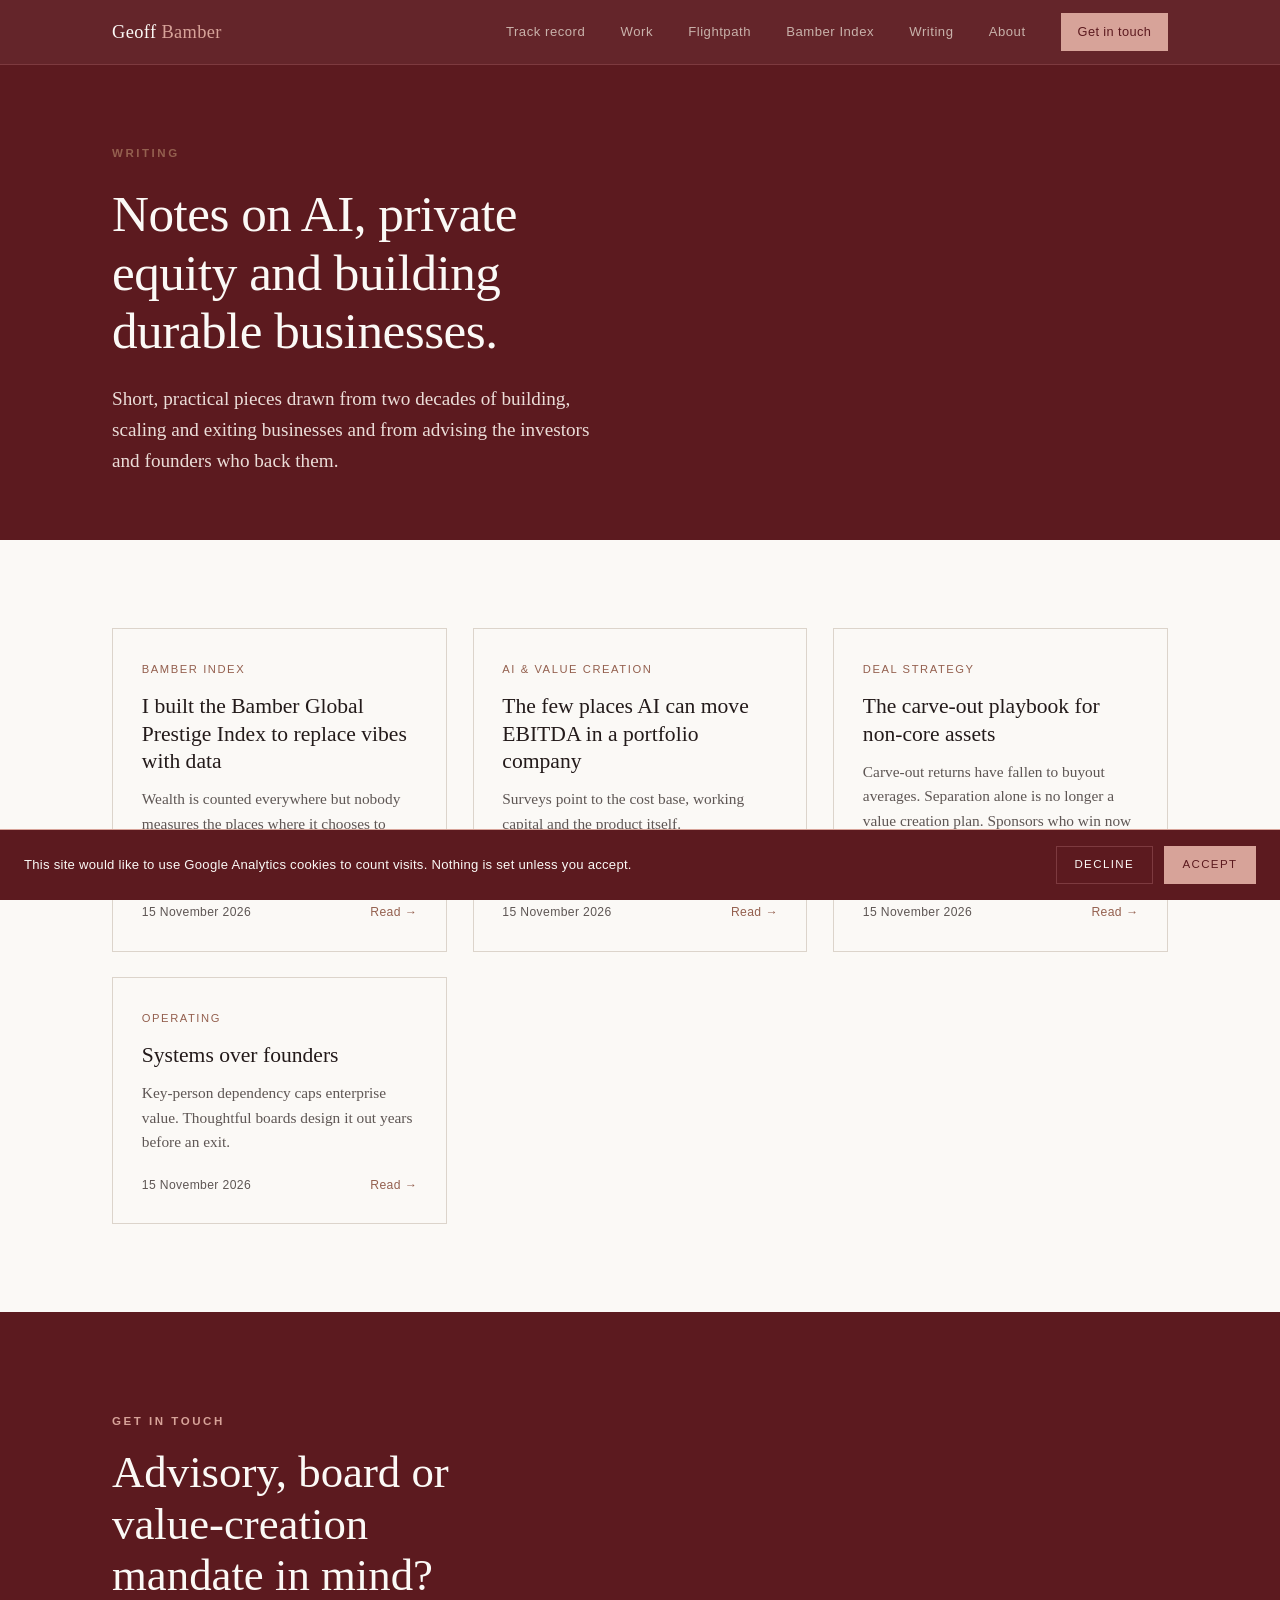
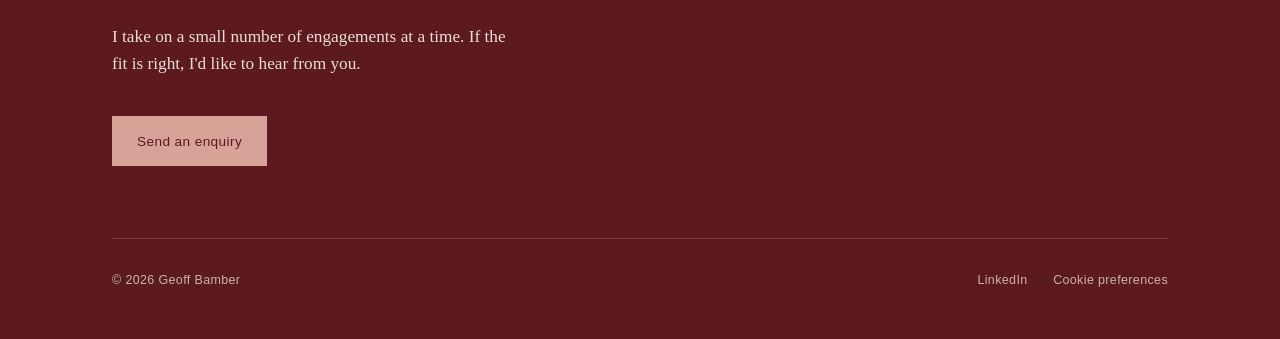
<file: writing.html>
<!DOCTYPE html>
<html lang="en">
<head>
<meta charset="UTF-8">
<meta name="viewport" content="width=device-width, initial-scale=1.0">
<title>Writing | Geoff Bamber</title>
<meta name="description" content="Short, practical pieces by Geoff Bamber on AI, private equity and building durable investor-backed businesses.">
<meta name="author" content="Geoff Bamber">
<link rel="canonical" href="https://geoffbamber.com/writing">
<meta property="og:type" content="website">
<meta property="og:site_name" content="Geoff Bamber">
<meta property="og:url" content="https://geoffbamber.com/writing">
<meta property="og:title" content="Writing | Geoff Bamber">
<meta property="og:description" content="Short, practical pieces by Geoff Bamber on AI, private equity and building durable investor-backed businesses.">
<meta property="og:image" content="https://geoffbamber.com/og-image.jpg">
<meta property="og:image:width" content="1200">
<meta property="og:image:height" content="630">
<meta name="twitter:card" content="summary_large_image">
<link rel="icon" href="favicon.svg" type="image/svg+xml">
<link rel="apple-touch-icon" href="apple-touch-icon.png">
<link rel="stylesheet" href="styles.css">
<script src="analytics.js" defer></script>
</head>
<body>

<nav>
  <div class="wrap nav-inner">
    <a href="index.html" class="wordmark">Geoff <b>Bamber</b></a>
    <div class="nav-links" id="nav-links">
      <a href="index.html#track">Track record</a>
      <a href="index.html#work">Work</a>
      <a href="flightpath.html">Flightpath</a>
      <a href="index.html#index">Bamber Index</a>
      <a href="writing.html">Writing</a>
      <a href="index.html#about">About</a>
    </div>
    <a href="index.html#contact" class="nav-cta">Get in touch</a>
    <button class="nav-toggle" type="button" aria-expanded="false" aria-controls="nav-links" aria-label="Menu"><span></span><span></span><span></span></button>
  </div>
</nav>

<header class="page-hero">
  <div class="wrap">
    <div class="eyebrow">Writing</div>
    <h1>Notes on AI, private equity and building durable businesses.</h1>
    <p class="lede">Short, practical pieces drawn from two decades of building, scaling and exiting businesses and from advising the investors and founders who back them.</p>
  </div>
</header>

<section class="section">
  <div class="wrap">
    <div class="tiles">
      <a class="tile" href="articles/why-i-built-the-bamber-index.html">
        <span class="kicker">Bamber Index</span>
        <h3>I built the Bamber Global Prestige Index to replace vibes with data</h3>
        <p>Wealth is counted everywhere but nobody measures the places where it chooses to invest and be seen.</p>
        <div class="tile-foot">
          <span class="tile-date">15 November 2026</span>
          <span class="more">Read →</span>
        </div>
      </a>
      <a class="tile" href="articles/ai-value-creation.html">
        <span class="kicker">AI &amp; Value Creation</span>
        <h3>The few places AI can move EBITDA in a portfolio company</h3>
        <p>Surveys point to the cost base, working capital and the product itself.</p>
        <div class="tile-foot">
          <span class="tile-date">15 November 2026</span>
          <span class="more">Read →</span>
        </div>
      </a>
      <a class="tile" href="articles/carve-out-playbook.html">
        <span class="kicker">Deal Strategy</span>
        <h3>The carve-out playbook for non-core assets</h3>
        <p>Carve-out returns have fallen to buyout averages. Separation alone is no longer a value creation plan. Sponsors who win now plan separation and value creation as one programme.</p>
        <div class="tile-foot">
          <span class="tile-date">15 November 2026</span>
          <span class="more">Read →</span>
        </div>
      </a>
      <a class="tile" href="articles/systems-over-founders.html">
        <span class="kicker">Operating</span>
        <h3>Systems over founders</h3>
        <p>Key-person dependency caps enterprise value. Thoughtful boards design it out years before an exit.</p>
        <div class="tile-foot">
          <span class="tile-date">15 November 2026</span>
          <span class="more">Read →</span>
        </div>
      </a>
    </div>
  </div>
</section>

<section class="contact" id="contact">
  <div class="wrap">
    <span class="eyebrow">Get in touch</span>
    <h2 style="margin-top:.9rem;">Advisory, board or value-creation mandate in mind?</h2>
    <p class="lede">I take on a small number of engagements at a time. If the fit is right, I'd like to hear from you.</p>
    <a href="index.html#contact" class="btn btn-primary">Send an enquiry</a>
    <div class="foot">
      <span>© 2026 Geoff Bamber</span>
      <div class="social">
        <a href="https://www.linkedin.com/in/geoff-bamber-uk" target="_blank" rel="noopener">LinkedIn</a>
      </div>
    </div>
  </div>
</section>

<script src="site.js" defer></script>
</body>
</html>
</file>
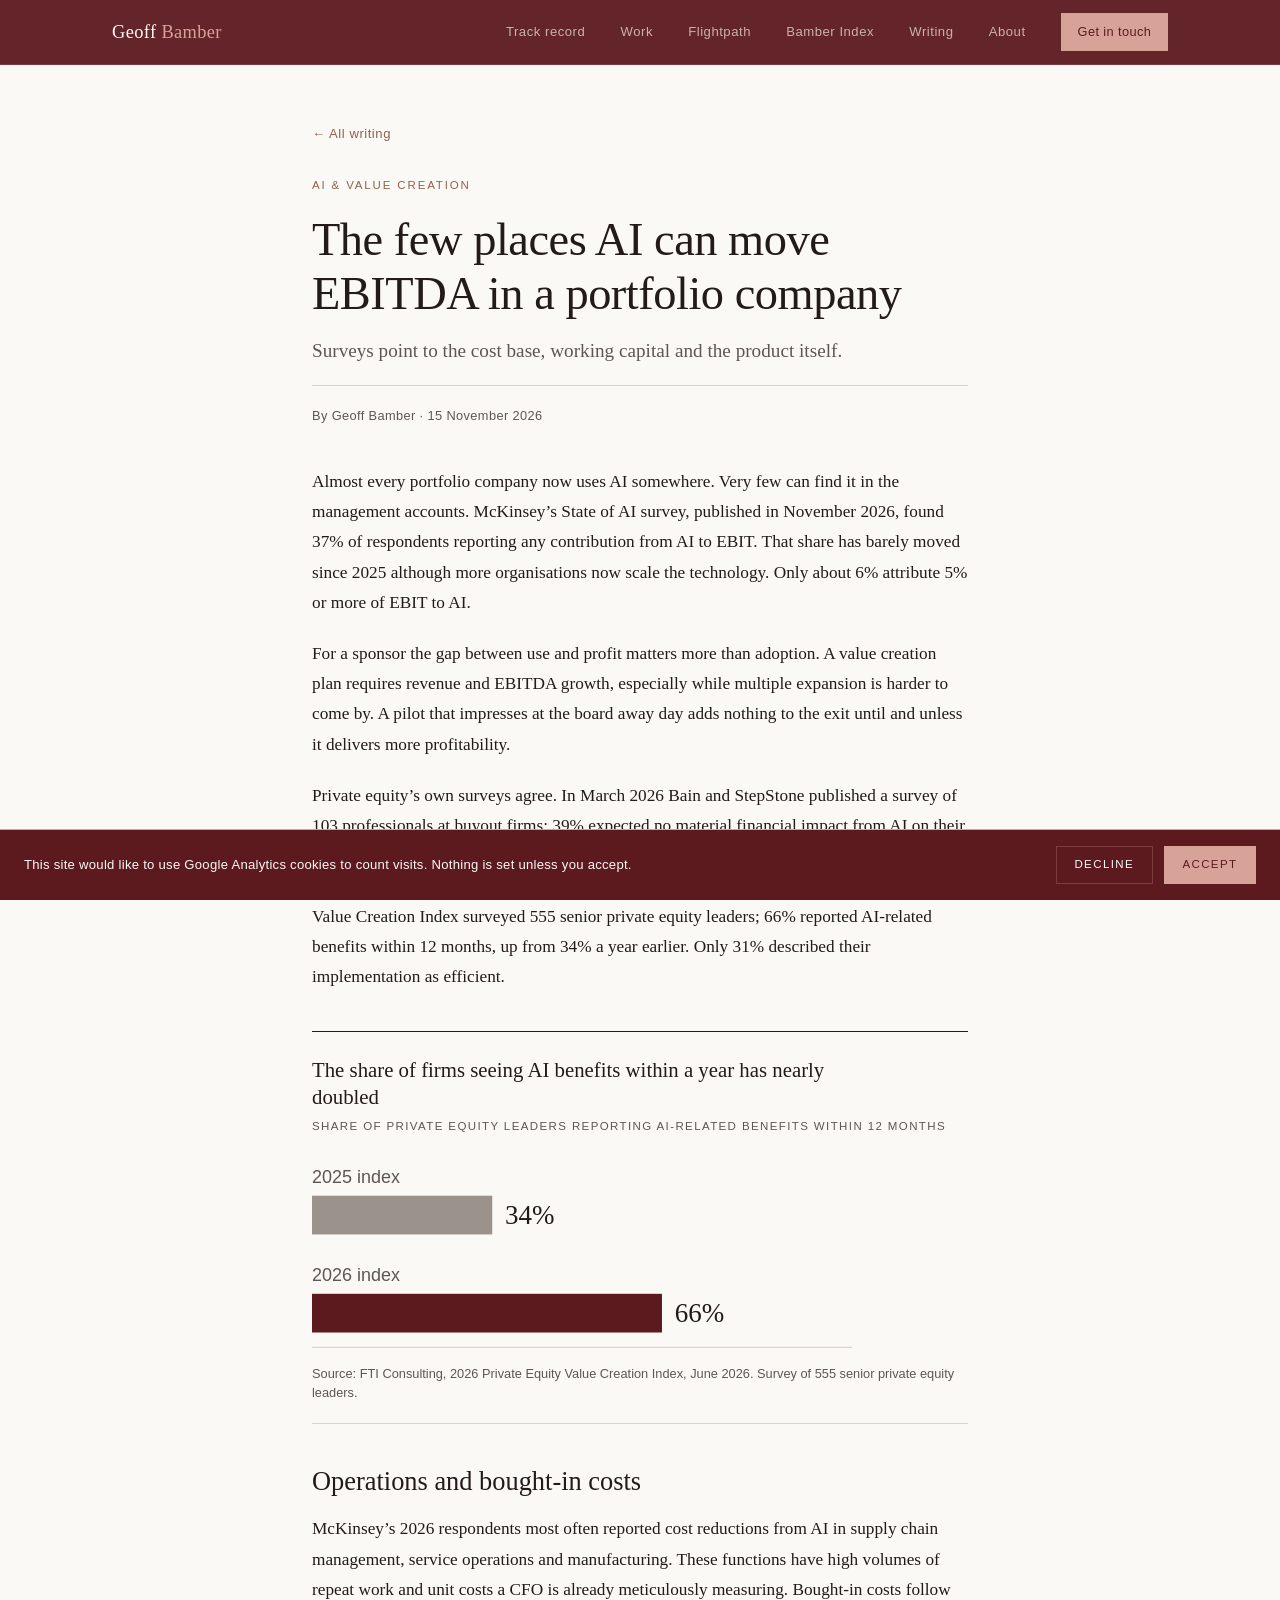
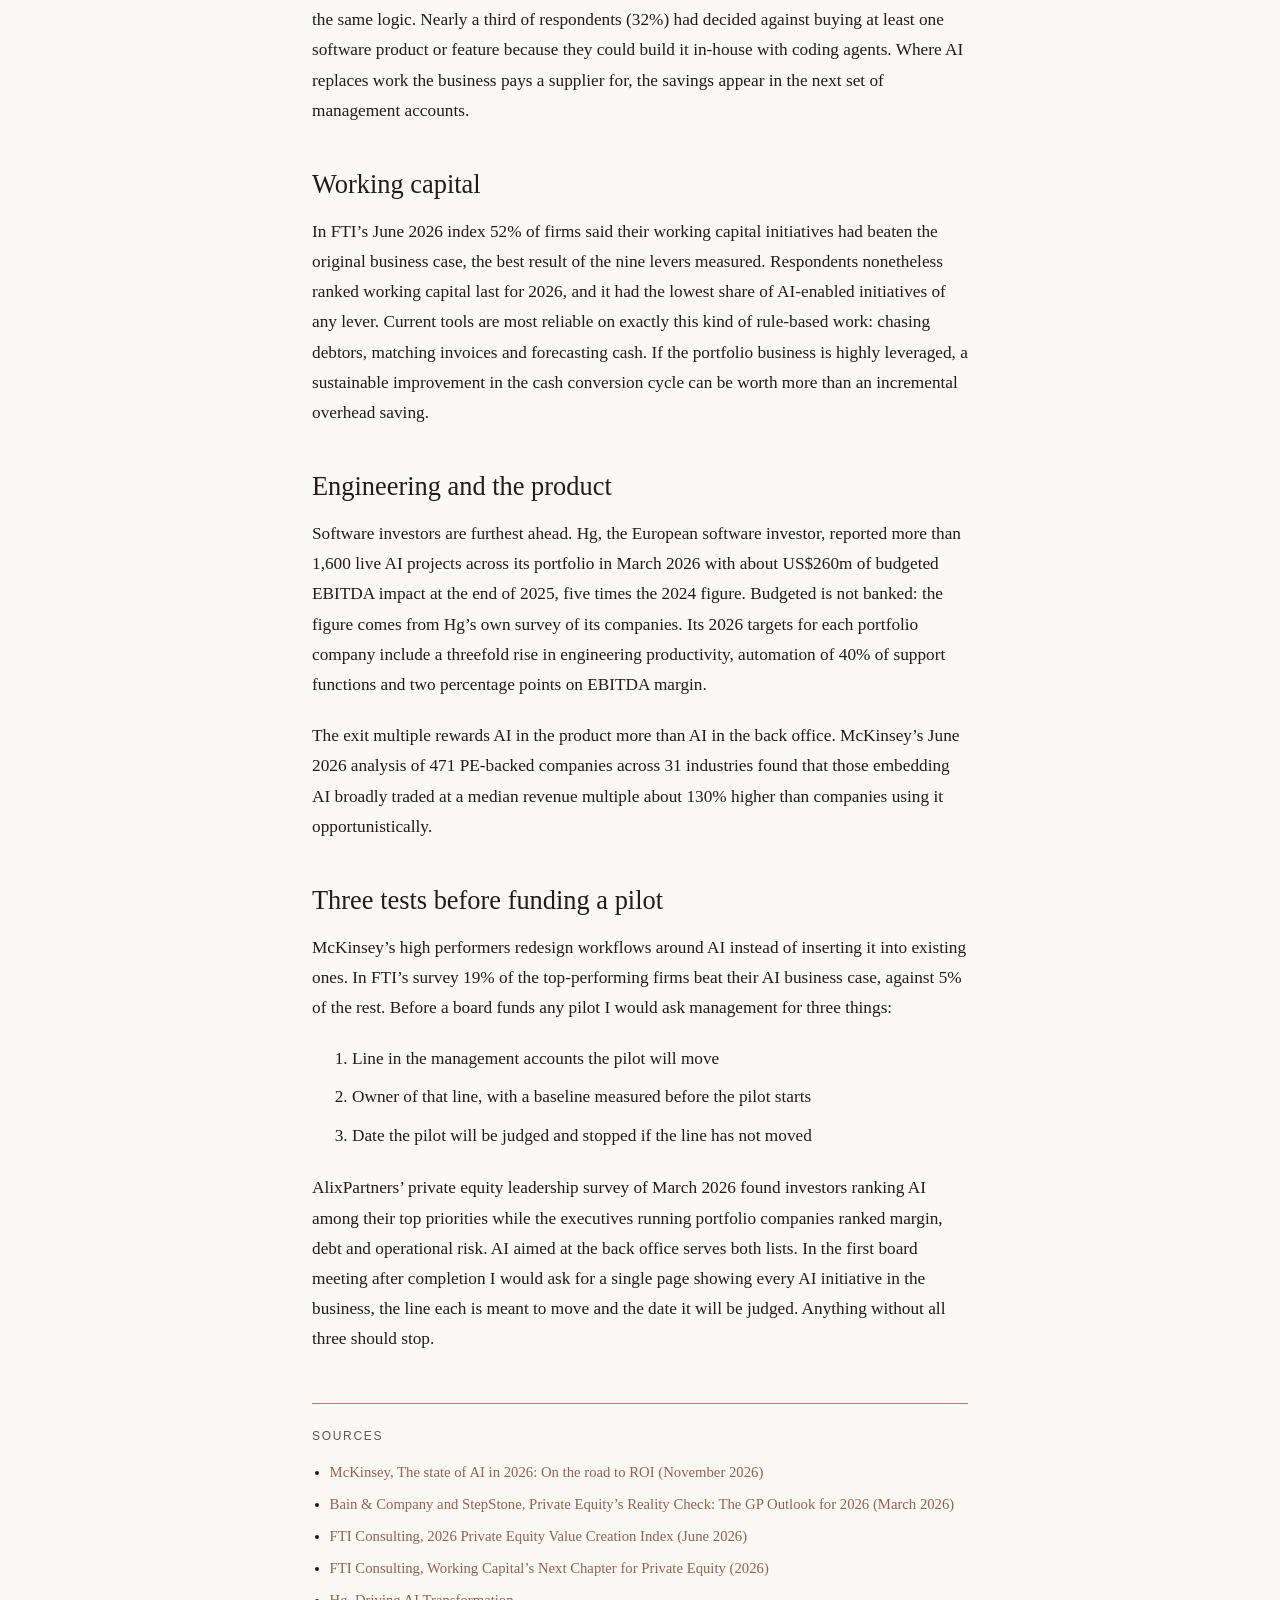
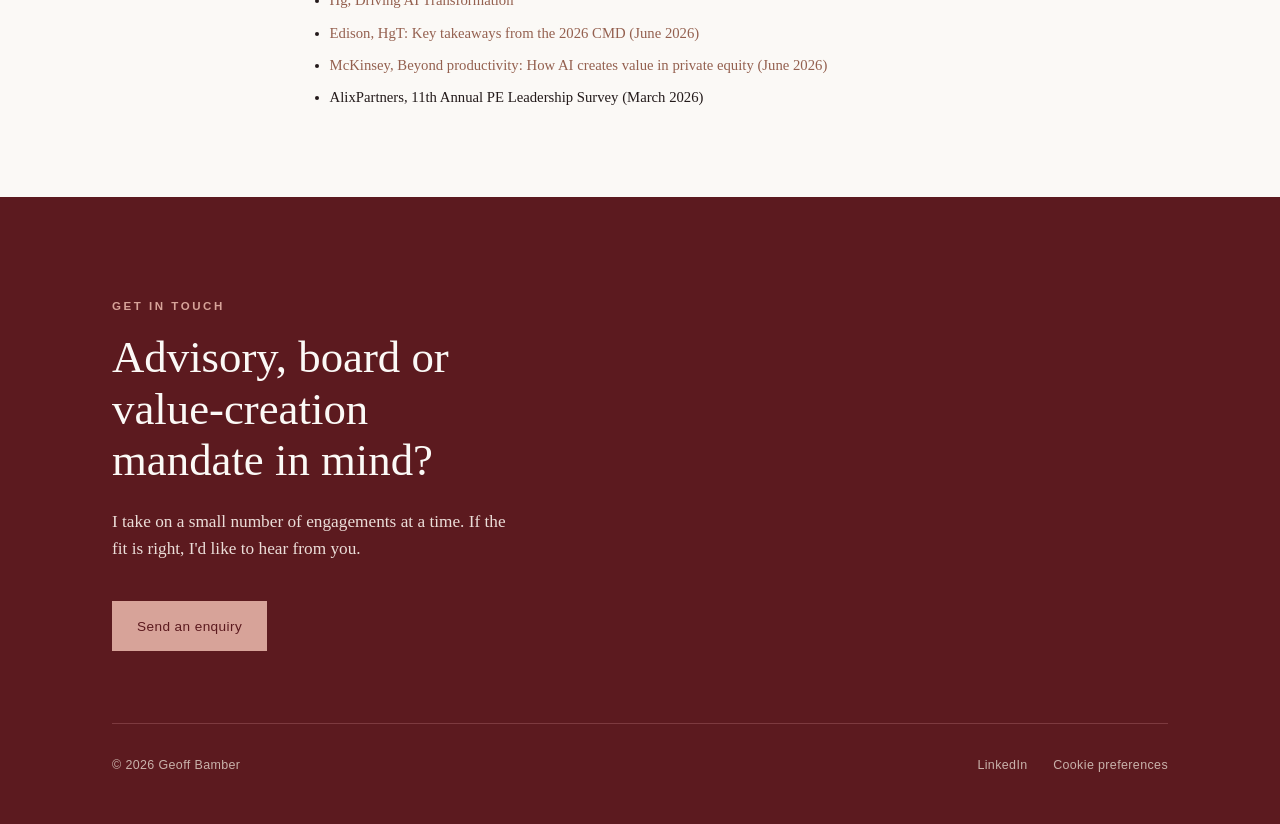
<file: articles/ai-value-creation.html>
<!DOCTYPE html>
<html lang="en">
<head>
<meta charset="UTF-8">
<meta name="viewport" content="width=device-width, initial-scale=1.0">
<title>The few places AI can move EBITDA in a portfolio company | Geoff Bamber</title>
<meta name="description" content="Surveys of private equity firms point to three places AI reaches EBITDA in a portfolio company: the cost base, working capital and the product itself.">
<meta name="author" content="Geoff Bamber">
<link rel="canonical" href="https://geoffbamber.com/articles/ai-value-creation">
<meta property="og:type" content="article">
<meta property="og:site_name" content="Geoff Bamber">
<meta property="og:url" content="https://geoffbamber.com/articles/ai-value-creation">
<meta property="og:title" content="The few places AI can move EBITDA in a portfolio company">
<meta property="og:description" content="Surveys of private equity firms point to three places AI reaches EBITDA in a portfolio company: the cost base, working capital and the product itself.">
<meta property="og:image" content="https://geoffbamber.com/img/og-ai-value-creation.jpg">
<meta property="og:image:width" content="1200">
<meta property="og:image:height" content="630">
<meta name="twitter:card" content="summary_large_image">
<meta property="article:published_time" content="2026-11-15">
<meta property="article:author" content="Geoff Bamber">
<script type="application/ld+json">{"@context": "https://schema.org", "@type": "Article", "headline": "The few places AI can move EBITDA in a portfolio company", "description": "Surveys of private equity firms point to three places AI reaches EBITDA in a portfolio company: the cost base, working capital and the product itself.", "image": ["https://geoffbamber.com/img/og-ai-value-creation.jpg", "https://geoffbamber.com/img/ai-value-creation-chart.svg"], "datePublished": "2026-11-15", "dateModified": "2026-11-15", "author": {"@type": "Person", "name": "Geoff Bamber", "url": "https://geoffbamber.com/", "image": "https://geoffbamber.com/geoff_bamber_headshot.jpg", "sameAs": ["https://www.linkedin.com/in/geoff-bamber-uk", "https://geoffbamber.substack.com", "https://www.bamberindex.com/"]}, "publisher": {"@type": "Person", "name": "Geoff Bamber", "url": "https://geoffbamber.com/", "image": "https://geoffbamber.com/geoff_bamber_headshot.jpg", "sameAs": ["https://www.linkedin.com/in/geoff-bamber-uk", "https://geoffbamber.substack.com", "https://www.bamberindex.com/"]}, "mainEntityOfPage": "https://geoffbamber.com/articles/ai-value-creation", "articleSection": "AI & Value Creation", "inLanguage": "en-GB"}</script>
<link rel="icon" href="../favicon.svg" type="image/svg+xml">
<link rel="apple-touch-icon" href="../apple-touch-icon.png">
<link rel="stylesheet" href="../styles.css">
<script src="../analytics.js" defer></script>
</head>
<body>

<nav>
  <div class="wrap nav-inner">
    <a href="../index.html" class="wordmark">Geoff <b>Bamber</b></a>
    <div class="nav-links" id="nav-links">
      <a href="../index.html#track">Track record</a>
      <a href="../index.html#work">Work</a>
      <a href="../flightpath.html">Flightpath</a>
      <a href="../index.html#index">Bamber Index</a>
      <a href="../writing.html">Writing</a>
      <a href="../index.html#about">About</a>
    </div>
    <a href="../index.html#contact" class="nav-cta">Get in touch</a>
    <button class="nav-toggle" type="button" aria-expanded="false" aria-controls="nav-links" aria-label="Menu"><span></span><span></span><span></span></button>
  </div>
</nav>

<article class="article-page">
  <div class="article-wrap">
    <a class="back-link" href="../writing.html">← All writing</a>
    <div class="article-head">
      <span class="kicker">AI &amp; Value Creation</span>
      <h1>The few places AI can move EBITDA in a portfolio company</h1>
      <p class="article-standfirst">Surveys point to the cost base, working capital and the product itself.</p>
      <div class="article-meta">By Geoff Bamber · 15 November 2026</div>
    </div>
    <div class="prose">
<p>Almost every portfolio company now uses AI somewhere. Very few can find it in the management accounts. McKinsey&rsquo;s State of AI survey, published in November 2026, found 37% of respondents reporting any contribution from AI to EBIT. That share has barely moved since 2025 although more organisations now scale the technology. Only about 6% attribute 5% or more of EBIT to AI.</p>
<p>For a sponsor the gap between use and profit matters more than adoption. A value creation plan requires revenue and EBITDA growth, especially while multiple expansion is harder to come by. A pilot that impresses at the board away day adds nothing to the exit until and unless it delivers more profitability.</p>
<p>Private equity&rsquo;s own surveys agree. In March 2026 Bain and StepStone published a survey of 103 professionals at buyout firms: 39% expected no material financial impact from AI on their portfolio companies this year, 46% expected cost savings or efficiency and 10% expected revenue growth. Where AI does reach the P&amp;L it now arrives faster. FTI Consulting&rsquo;s 2026 Value Creation Index surveyed 555 senior private equity leaders; 66% reported AI-related benefits within 12 months, up from 34% a year earlier. Only 31% described their implementation as efficient.</p>
<figure class="article-figure">
  <p class="fig-title">The share of firms seeing AI benefits within a year has nearly doubled</p>
  <p class="fig-sub">Share of private equity leaders reporting AI-related benefits within 12 months</p>
  <img src="../img/ai-value-creation-chart.svg" alt="Bar chart: 34% of private equity leaders reported AI-related benefits within 12 months in FTI Consulting&#x27;s 2025 index and 66% in its 2026 index." width="420" height="148" loading="lazy">
  <figcaption>Source: FTI Consulting, 2026 Private Equity Value Creation Index, June 2026. Survey of 555 senior private equity leaders.</figcaption>
</figure>

<h2>Operations and bought-in costs</h2>
<p>McKinsey&rsquo;s 2026 respondents most often reported cost reductions from AI in supply chain management, service operations and manufacturing. These functions have high volumes of repeat work and unit costs a CFO is already meticulously measuring. Bought-in costs follow the same logic. Nearly a third of respondents (32%) had decided against buying at least one software product or feature because they could build it in-house with coding agents. Where AI replaces work the business pays a supplier for, the savings appear in the next set of management accounts.</p>
<h2>Working capital</h2>
<p>In FTI&rsquo;s June 2026 index 52% of firms said their working capital initiatives had beaten the original business case, the best result of the nine levers measured. Respondents nonetheless ranked working capital last for 2026, and it had the lowest share of AI-enabled initiatives of any lever. Current tools are most reliable on exactly this kind of rule-based work: chasing debtors, matching invoices and forecasting cash. If the portfolio business is highly leveraged, a sustainable improvement in the cash conversion cycle can be worth more than an incremental overhead saving.</p>
<h2>Engineering and the product</h2>
<p>Software investors are furthest ahead. Hg, the European software investor, reported more than 1,600 live AI projects across its portfolio in March 2026 with about US$260m of budgeted EBITDA impact at the end of 2025, five times the 2024 figure. Budgeted is not banked: the figure comes from Hg&rsquo;s own survey of its companies. Its 2026 targets for each portfolio company include a threefold rise in engineering productivity, automation of 40% of support functions and two percentage points on EBITDA margin.</p>
<p>The exit multiple rewards AI in the product more than AI in the back office. McKinsey&rsquo;s June 2026 analysis of 471 PE-backed companies across 31 industries found that those embedding AI broadly traded at a median revenue multiple about 130% higher than companies using it opportunistically.</p>
<h2>Three tests before funding a pilot</h2>
<p>McKinsey&rsquo;s high performers redesign workflows around AI instead of inserting it into existing ones. In FTI&rsquo;s survey 19% of the top-performing firms beat their AI business case, against 5% of the rest. Before a board funds any pilot I would ask management for three things:</p>
<ol><li>Line in the management accounts the pilot will move</li><li>Owner of that line, with a baseline measured before the pilot starts</li><li>Date the pilot will be judged and stopped if the line has not moved</li></ol>
<p>AlixPartners&rsquo; private equity leadership survey of March 2026 found investors ranking AI among their top priorities while the executives running portfolio companies ranked margin, debt and operational risk. AI aimed at the back office serves both lists. In the first board meeting after completion I would ask for a single page showing every AI initiative in the business, the line each is meant to move and the date it will be judged. Anything without all three should stop.</p>
      <div class="sources"><h3>Sources</h3><ul><li><a href="https://www.mckinsey.com/capabilities/quantumblack/our-insights/the-state-of-ai" target="_blank" rel="noopener">McKinsey, The state of AI in 2026: On the road to ROI (November 2026)</a></li><li><a href="https://www.bain.com/insights/private-equitys-reality-check-gp-outlook-2026/" target="_blank" rel="noopener">Bain &amp; Company and StepStone, Private Equity&rsquo;s Reality Check: The GP Outlook for 2026 (March 2026)</a></li><li><a href="https://www.fticonsulting.com/about/newsroom/press-releases/ai-speeds-up-returns-in-private-equity-as-ma-becomes-top-value-generator-for-firms" target="_blank" rel="noopener">FTI Consulting, 2026 Private Equity Value Creation Index (June 2026)</a></li><li><a href="https://www.fticonsulting.com/insights/articles/working-capitals-next-chapter-private-equity" target="_blank" rel="noopener">FTI Consulting, Working Capital&rsquo;s Next Chapter for Private Equity (2026)</a></li><li><a href="https://hgcapital.com/approach/driving-ai-transformation" target="_blank" rel="noopener">Hg, Driving AI Transformation</a></li><li><a href="https://www.edisongroup.com/research/key-takeaways-from-the-2026-cmd-2/BM-3478/" target="_blank" rel="noopener">Edison, HgT: Key takeaways from the 2026 CMD (June 2026)</a></li><li><a href="https://www.mckinsey.com/capabilities/business-building/our-insights/beyond-productivity-how-ai-creates-value-in-private-equity" target="_blank" rel="noopener">McKinsey, Beyond productivity: How AI creates value in private equity (June 2026)</a></li><li>AlixPartners, 11th Annual PE Leadership Survey (March 2026)</li></ul></div>
    </div>
  </div>
</article>

<section class="contact" id="contact">
  <div class="wrap">
    <span class="eyebrow">Get in touch</span>
    <h2 style="margin-top:.9rem;">Advisory, board or value-creation mandate in mind?</h2>
    <p class="lede">I take on a small number of engagements at a time. If the fit is right, I'd like to hear from you.</p>
    <a href="../index.html#contact" class="btn btn-primary">Send an enquiry</a>
    <div class="foot">
      <span>© 2026 Geoff Bamber</span>
      <div class="social">
        <a href="https://www.linkedin.com/in/geoff-bamber-uk" target="_blank" rel="noopener">LinkedIn</a>
      </div>
    </div>
  </div>
</section>

<script src="../site.js" defer></script>
</body>
</html>
</file>
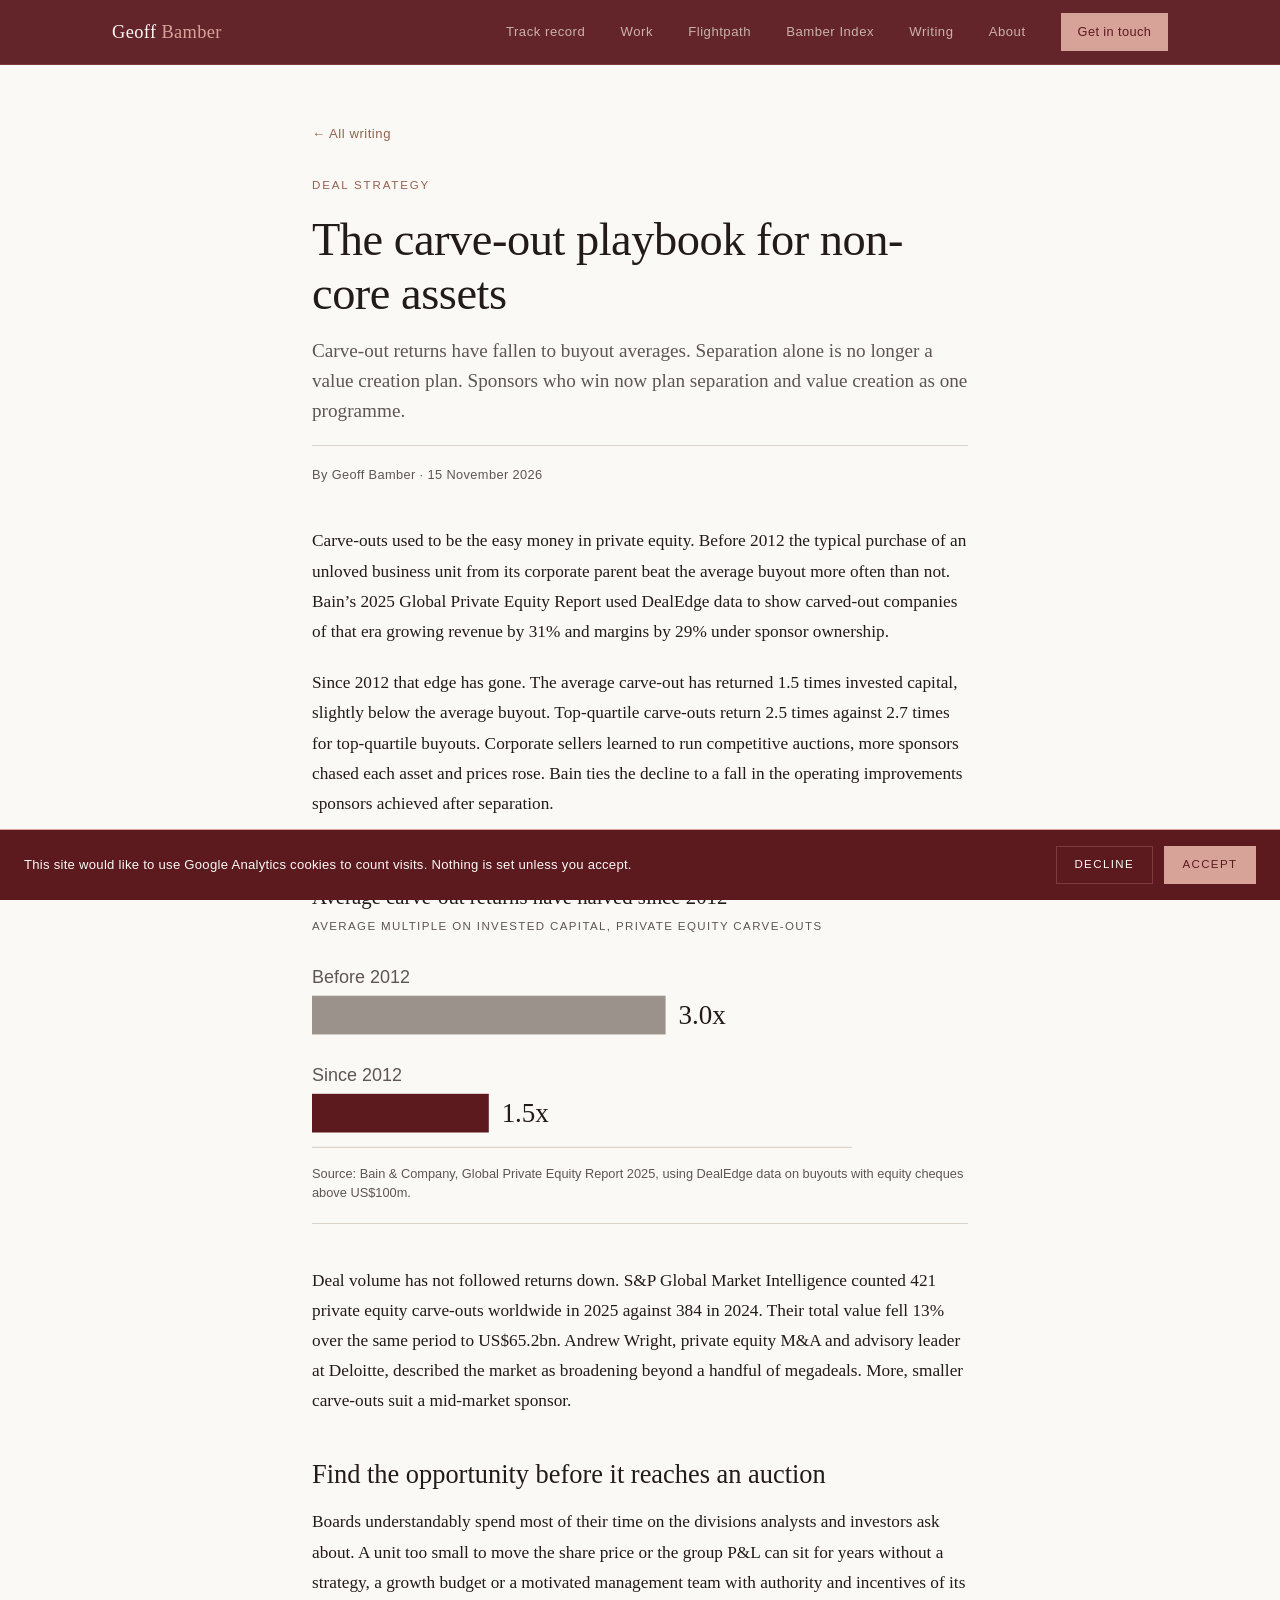
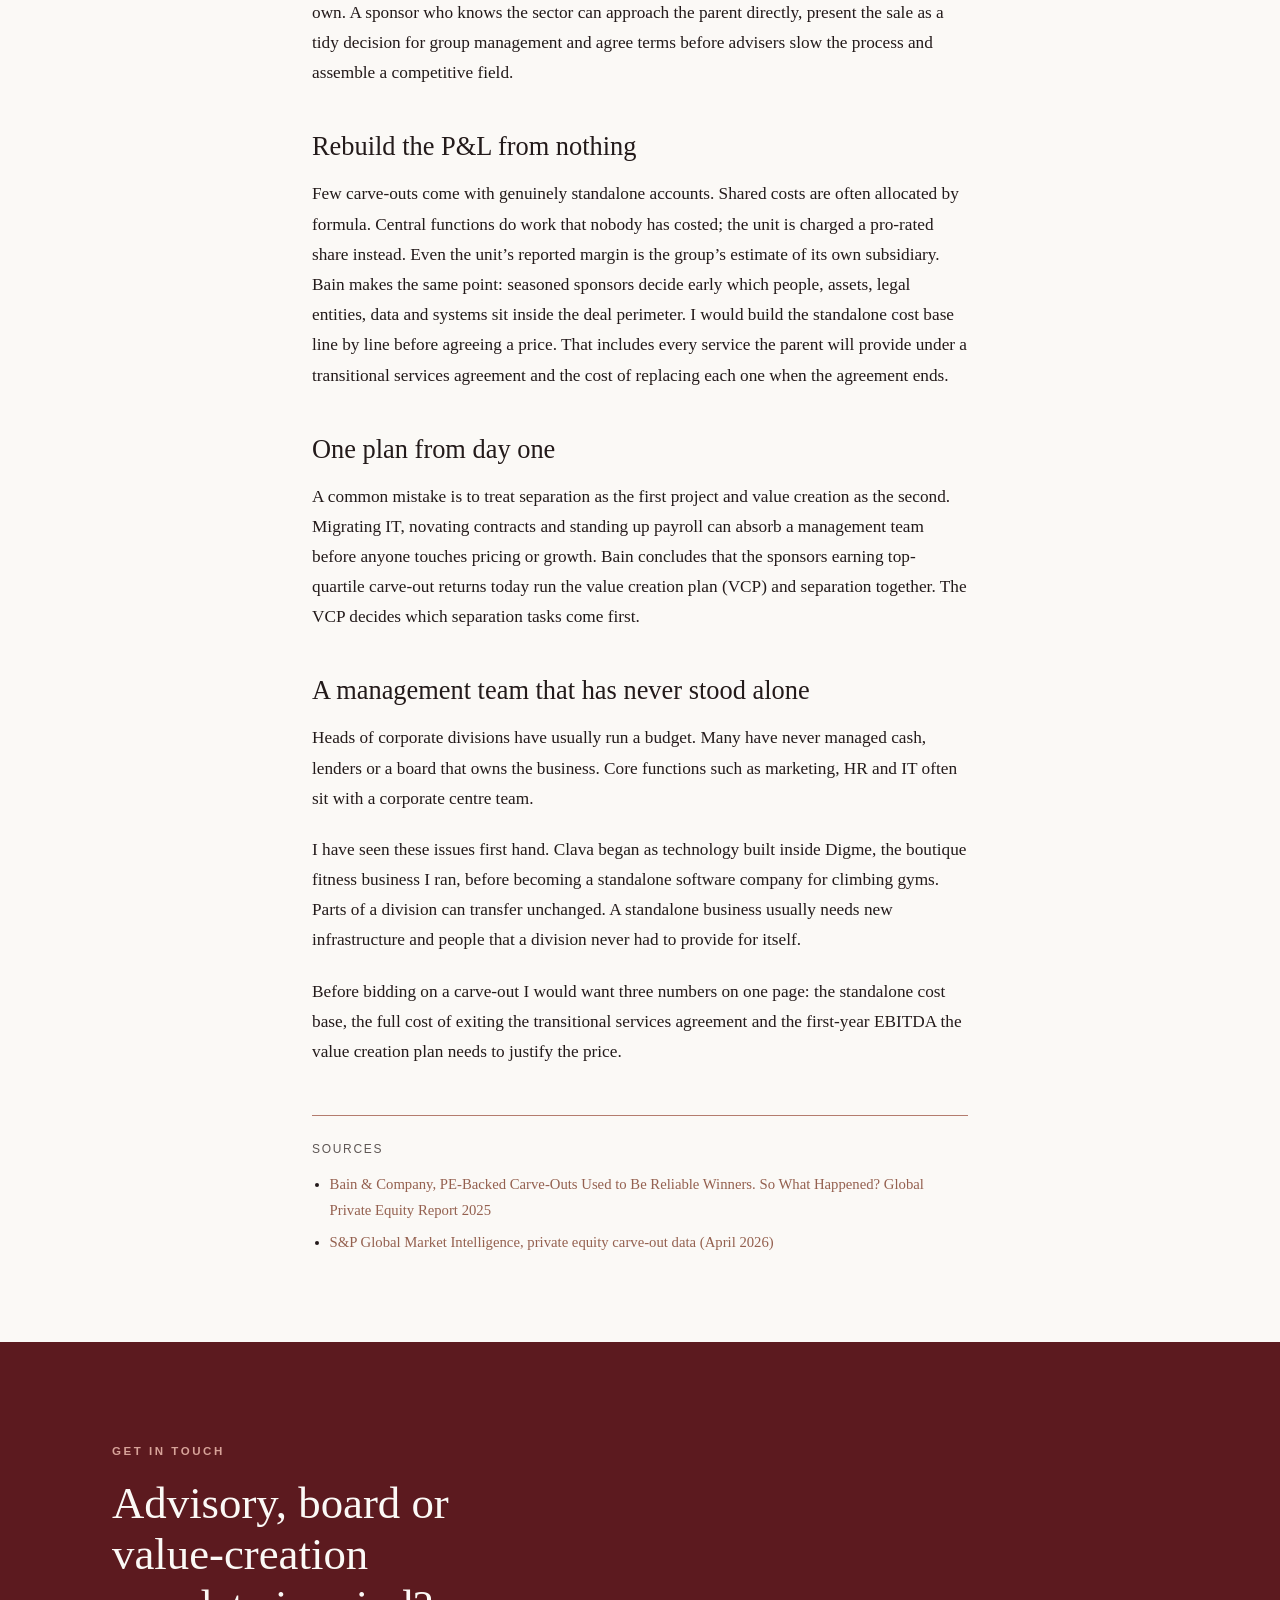
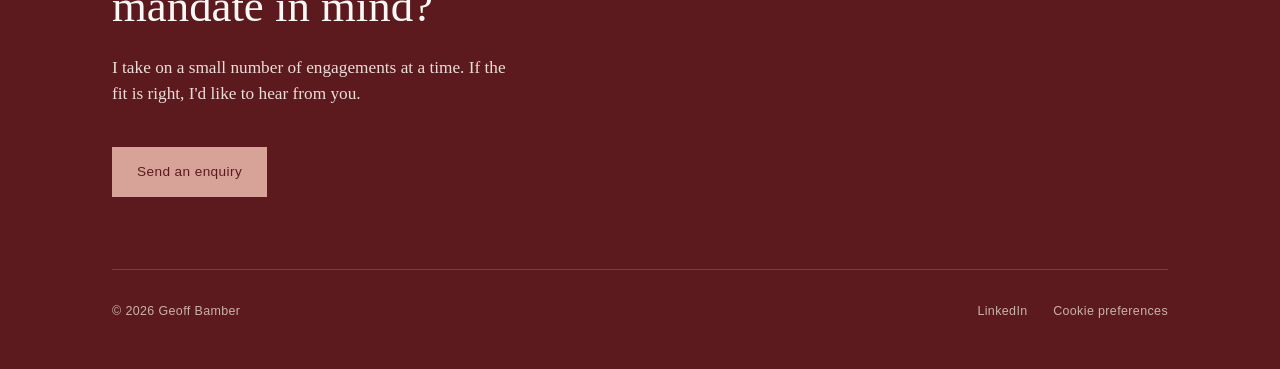
<file: articles/carve-out-playbook.html>
<!DOCTYPE html>
<html lang="en">
<head>
<meta charset="UTF-8">
<meta name="viewport" content="width=device-width, initial-scale=1.0">
<title>The carve-out playbook for non-core assets | Geoff Bamber</title>
<meta name="description" content="Carve-out returns have fallen to buyout averages. Sponsors who win now plan separation and value creation as one programme.">
<meta name="author" content="Geoff Bamber">
<link rel="canonical" href="https://geoffbamber.com/articles/carve-out-playbook">
<meta property="og:type" content="article">
<meta property="og:site_name" content="Geoff Bamber">
<meta property="og:url" content="https://geoffbamber.com/articles/carve-out-playbook">
<meta property="og:title" content="The carve-out playbook for non-core assets">
<meta property="og:description" content="Carve-out returns have fallen to buyout averages. Sponsors who win now plan separation and value creation as one programme.">
<meta property="og:image" content="https://geoffbamber.com/img/og-carve-out-playbook.jpg">
<meta property="og:image:width" content="1200">
<meta property="og:image:height" content="630">
<meta name="twitter:card" content="summary_large_image">
<meta property="article:published_time" content="2026-11-15">
<meta property="article:author" content="Geoff Bamber">
<script type="application/ld+json">{"@context": "https://schema.org", "@type": "Article", "headline": "The carve-out playbook for non-core assets", "description": "Carve-out returns have fallen to buyout averages. Sponsors who win now plan separation and value creation as one programme.", "image": ["https://geoffbamber.com/img/og-carve-out-playbook.jpg", "https://geoffbamber.com/img/carve-out-playbook-chart.svg"], "datePublished": "2026-11-15", "dateModified": "2026-11-15", "author": {"@type": "Person", "name": "Geoff Bamber", "url": "https://geoffbamber.com/", "image": "https://geoffbamber.com/geoff_bamber_headshot.jpg", "sameAs": ["https://www.linkedin.com/in/geoff-bamber-uk", "https://geoffbamber.substack.com", "https://www.bamberindex.com/"]}, "publisher": {"@type": "Person", "name": "Geoff Bamber", "url": "https://geoffbamber.com/", "image": "https://geoffbamber.com/geoff_bamber_headshot.jpg", "sameAs": ["https://www.linkedin.com/in/geoff-bamber-uk", "https://geoffbamber.substack.com", "https://www.bamberindex.com/"]}, "mainEntityOfPage": "https://geoffbamber.com/articles/carve-out-playbook", "articleSection": "Deal Strategy", "inLanguage": "en-GB"}</script>
<link rel="icon" href="../favicon.svg" type="image/svg+xml">
<link rel="apple-touch-icon" href="../apple-touch-icon.png">
<link rel="stylesheet" href="../styles.css">
<script src="../analytics.js" defer></script>
</head>
<body>

<nav>
  <div class="wrap nav-inner">
    <a href="../index.html" class="wordmark">Geoff <b>Bamber</b></a>
    <div class="nav-links" id="nav-links">
      <a href="../index.html#track">Track record</a>
      <a href="../index.html#work">Work</a>
      <a href="../flightpath.html">Flightpath</a>
      <a href="../index.html#index">Bamber Index</a>
      <a href="../writing.html">Writing</a>
      <a href="../index.html#about">About</a>
    </div>
    <a href="../index.html#contact" class="nav-cta">Get in touch</a>
    <button class="nav-toggle" type="button" aria-expanded="false" aria-controls="nav-links" aria-label="Menu"><span></span><span></span><span></span></button>
  </div>
</nav>

<article class="article-page">
  <div class="article-wrap">
    <a class="back-link" href="../writing.html">← All writing</a>
    <div class="article-head">
      <span class="kicker">Deal Strategy</span>
      <h1>The carve-out playbook for non-core assets</h1>
      <p class="article-standfirst">Carve-out returns have fallen to buyout averages. Separation alone is no longer a value creation plan. Sponsors who win now plan separation and value creation as one programme.</p>
      <div class="article-meta">By Geoff Bamber · 15 November 2026</div>
    </div>
    <div class="prose">
<p>Carve-outs used to be the easy money in private equity. Before 2012 the typical purchase of an unloved business unit from its corporate parent beat the average buyout more often than not. Bain&rsquo;s 2025 Global Private Equity Report used DealEdge data to show carved-out companies of that era growing revenue by 31% and margins by 29% under sponsor ownership.</p>
<p>Since 2012 that edge has gone. The average carve-out has returned 1.5 times invested capital, slightly below the average buyout. Top-quartile carve-outs return 2.5 times against 2.7 times for top-quartile buyouts. Corporate sellers learned to run competitive auctions, more sponsors chased each asset and prices rose. Bain ties the decline to a fall in the operating improvements sponsors achieved after separation.</p>
<figure class="article-figure">
  <p class="fig-title">Average carve-out returns have halved since 2012</p>
  <p class="fig-sub">Average multiple on invested capital, private equity carve-outs</p>
  <img src="../img/carve-out-playbook-chart.svg" alt="Bar chart: private equity carve-outs returned an average of about 3.0 times invested capital before 2012 and 1.5 times since 2012." width="420" height="148" loading="lazy">
  <figcaption>Source: Bain &amp; Company, Global Private Equity Report 2025, using DealEdge data on buyouts with equity cheques above US$100m.</figcaption>
</figure>

<p>Deal volume has not followed returns down. S&amp;P Global Market Intelligence counted 421 private equity carve-outs worldwide in 2025 against 384 in 2024. Their total value fell 13% over the same period to US$65.2bn. Andrew Wright, private equity M&amp;A and advisory leader at Deloitte, described the market as broadening beyond a handful of megadeals. More, smaller carve-outs suit a mid-market sponsor.</p>
<h2>Find the opportunity before it reaches an auction</h2>
<p>Boards understandably spend most of their time on the divisions analysts and investors ask about. A unit too small to move the share price or the group P&amp;L can sit for years without a strategy, a growth budget or a motivated management team with authority and incentives of its own. A sponsor who knows the sector can approach the parent directly, present the sale as a tidy decision for group management and agree terms before advisers slow the process and assemble a competitive field.</p>
<h2>Rebuild the P&amp;L from nothing</h2>
<p>Few carve-outs come with genuinely standalone accounts. Shared costs are often allocated by formula. Central functions do work that nobody has costed; the unit is charged a pro-rated share instead. Even the unit&rsquo;s reported margin is the group&rsquo;s estimate of its own subsidiary. Bain makes the same point: seasoned sponsors decide early which people, assets, legal entities, data and systems sit inside the deal perimeter. I would build the standalone cost base line by line before agreeing a price. That includes every service the parent will provide under a transitional services agreement and the cost of replacing each one when the agreement ends.</p>
<h2>One plan from day one</h2>
<p>A common mistake is to treat separation as the first project and value creation as the second. Migrating IT, novating contracts and standing up payroll can absorb a management team before anyone touches pricing or growth. Bain concludes that the sponsors earning top-quartile carve-out returns today run the value creation plan (VCP) and separation together. The VCP decides which separation tasks come first.</p>
<h2>A management team that has never stood alone</h2>
<p>Heads of corporate divisions have usually run a budget. Many have never managed cash, lenders or a board that owns the business. Core functions such as marketing, HR and IT often sit with a corporate centre team.</p>
<p>I have seen these issues first hand. Clava began as technology built inside Digme, the boutique fitness business I ran, before becoming a standalone software company for climbing gyms. Parts of a division can transfer unchanged. A standalone business usually needs new infrastructure and people that a division never had to provide for itself.</p>
<p>Before bidding on a carve-out I would want three numbers on one page: the standalone cost base, the full cost of exiting the transitional services agreement and the first-year EBITDA the value creation plan needs to justify the price.</p>
      <div class="sources"><h3>Sources</h3><ul><li><a href="https://www.bain.com/insights/pe-backed-carve-outs-global-private-equity-report-2025/" target="_blank" rel="noopener">Bain &amp; Company, PE-Backed Carve-Outs Used to Be Reliable Winners. So What Happened? Global Private Equity Report 2025</a></li><li><a href="https://www.spglobal.com/market-intelligence/en/news-insights/articles/2026/4/risks-shade-private-credit-outlook-in-europe-more-but-smaller-carve-out-deals-100192476" target="_blank" rel="noopener">S&amp;P Global Market Intelligence, private equity carve-out data (April 2026)</a></li></ul></div>
    </div>
  </div>
</article>

<section class="contact" id="contact">
  <div class="wrap">
    <span class="eyebrow">Get in touch</span>
    <h2 style="margin-top:.9rem;">Advisory, board or value-creation mandate in mind?</h2>
    <p class="lede">I take on a small number of engagements at a time. If the fit is right, I'd like to hear from you.</p>
    <a href="../index.html#contact" class="btn btn-primary">Send an enquiry</a>
    <div class="foot">
      <span>© 2026 Geoff Bamber</span>
      <div class="social">
        <a href="https://www.linkedin.com/in/geoff-bamber-uk" target="_blank" rel="noopener">LinkedIn</a>
      </div>
    </div>
  </div>
</section>

<script src="../site.js" defer></script>
</body>
</html>
</file>
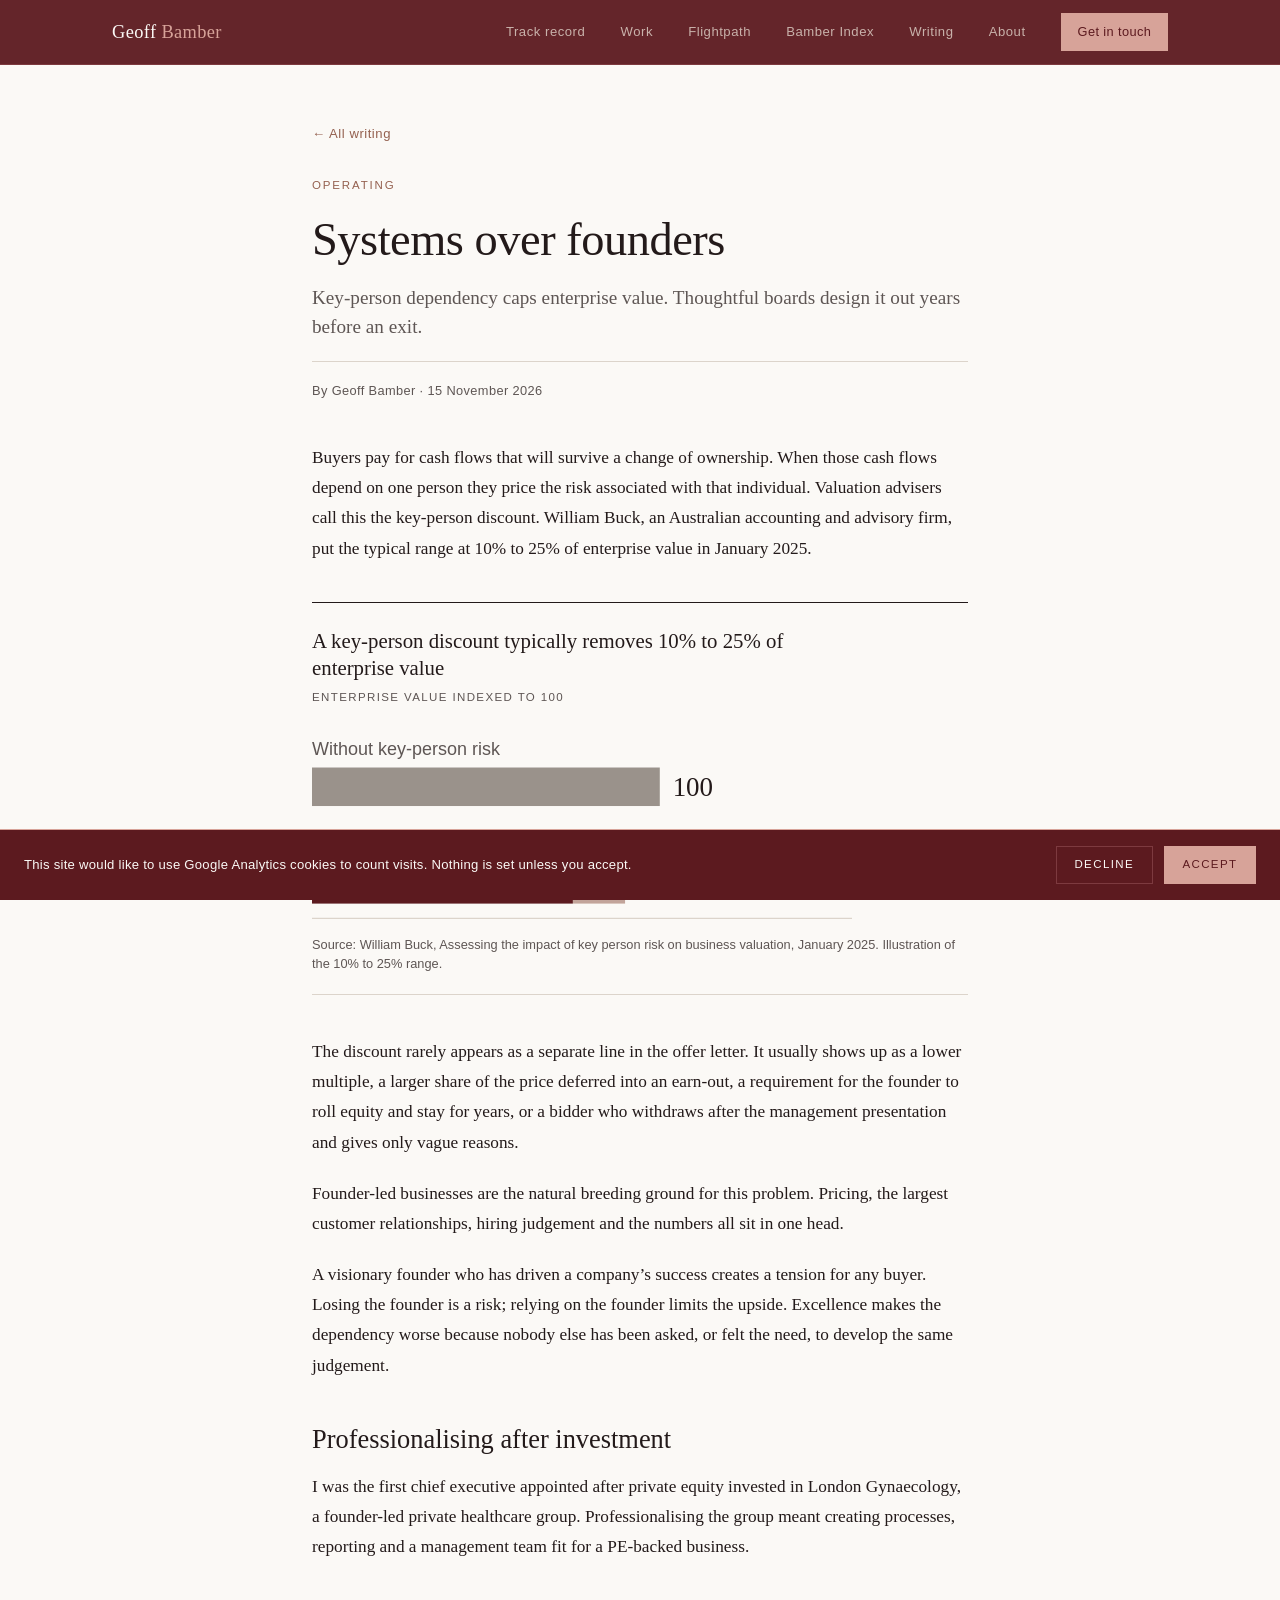
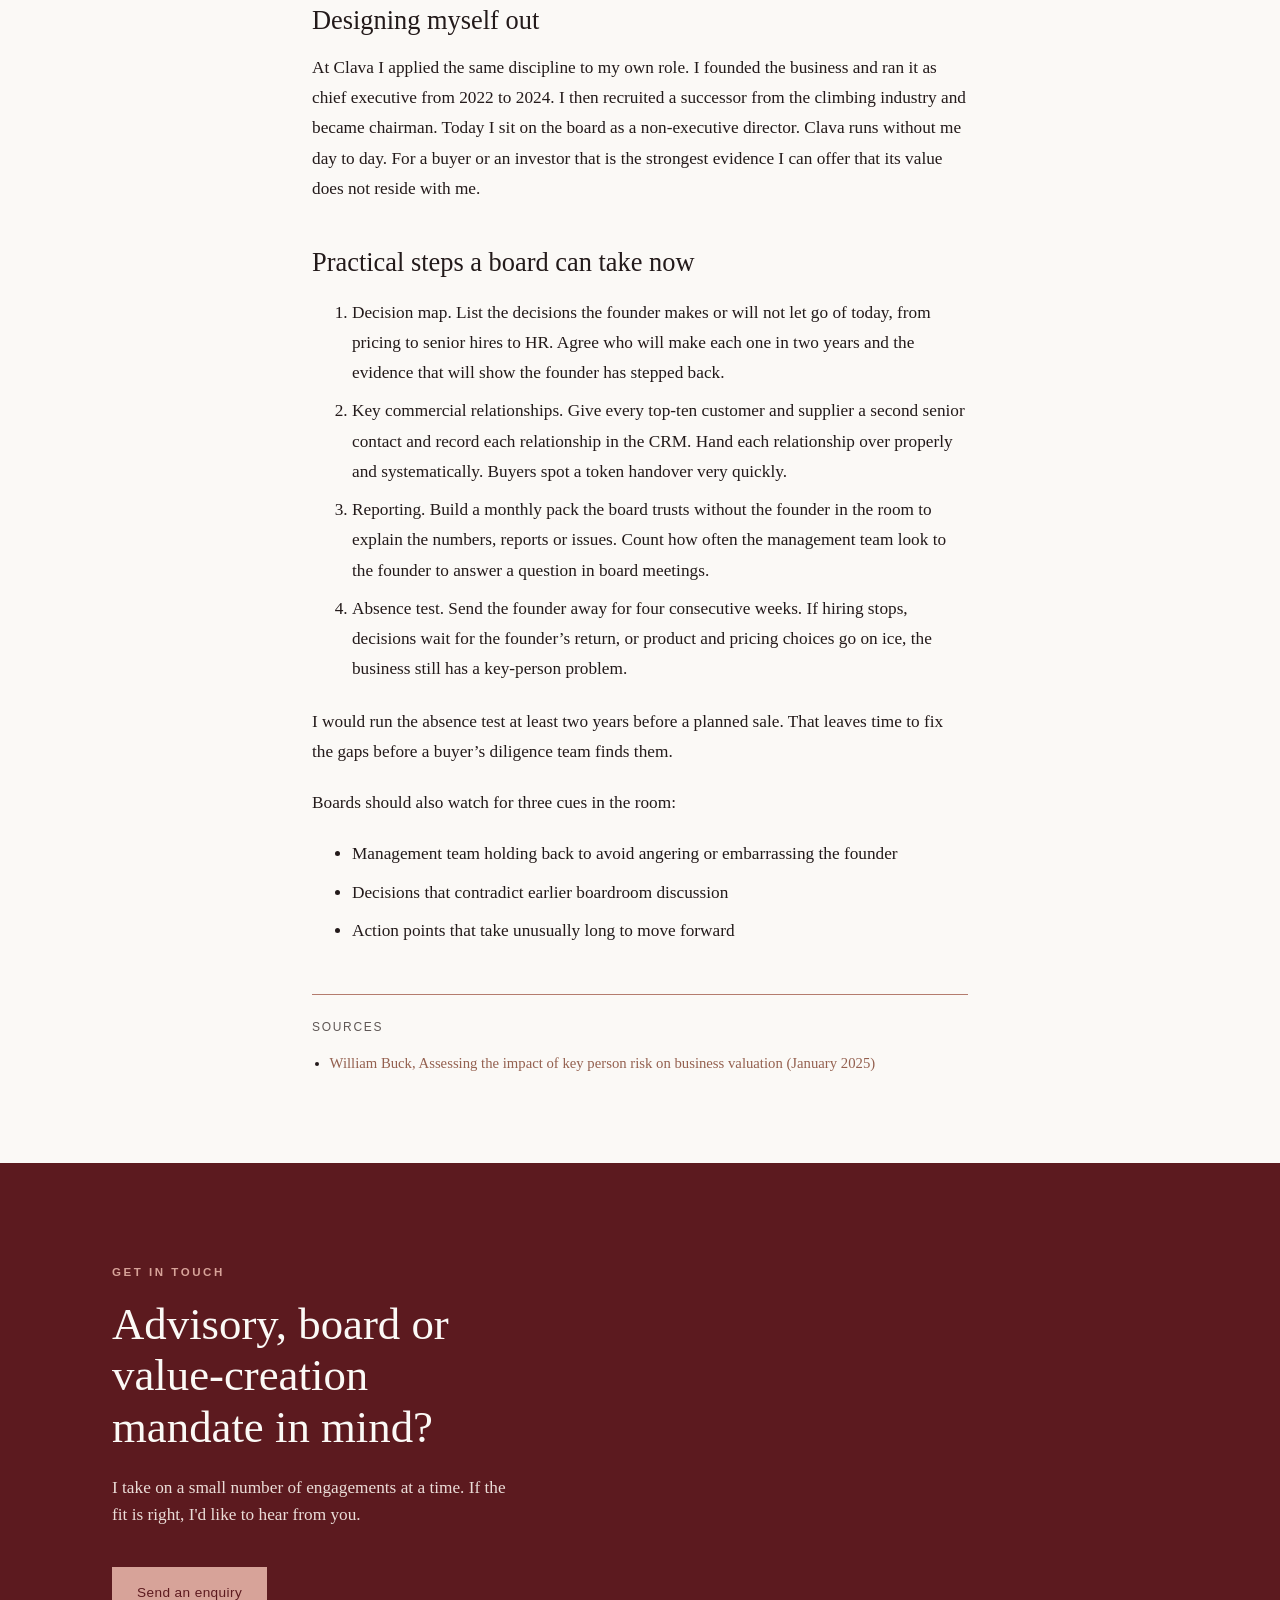
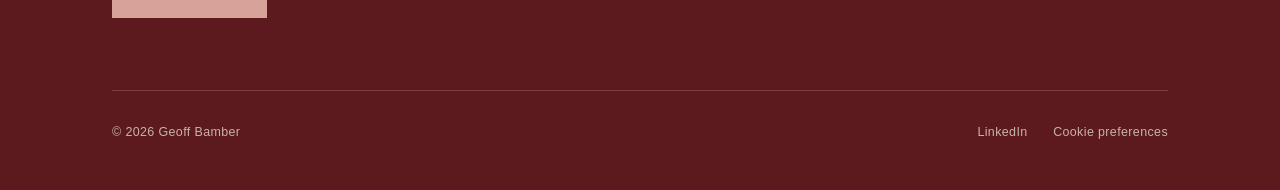
<file: articles/systems-over-founders.html>
<!DOCTYPE html>
<html lang="en">
<head>
<meta charset="UTF-8">
<meta name="viewport" content="width=device-width, initial-scale=1.0">
<title>Systems over founders | Geoff Bamber</title>
<meta name="description" content="Key-person dependency caps enterprise value. Thoughtful boards design it out years before an exit, starting with decisions, relationships and reporting.">
<meta name="author" content="Geoff Bamber">
<link rel="canonical" href="https://geoffbamber.com/articles/systems-over-founders">
<meta property="og:type" content="article">
<meta property="og:site_name" content="Geoff Bamber">
<meta property="og:url" content="https://geoffbamber.com/articles/systems-over-founders">
<meta property="og:title" content="Systems over founders">
<meta property="og:description" content="Key-person dependency caps enterprise value. Thoughtful boards design it out years before an exit, starting with decisions, relationships and reporting.">
<meta property="og:image" content="https://geoffbamber.com/img/og-systems-over-founders.jpg">
<meta property="og:image:width" content="1200">
<meta property="og:image:height" content="630">
<meta name="twitter:card" content="summary_large_image">
<meta property="article:published_time" content="2026-11-15">
<meta property="article:author" content="Geoff Bamber">
<script type="application/ld+json">{"@context": "https://schema.org", "@type": "Article", "headline": "Systems over founders", "description": "Key-person dependency caps enterprise value. Thoughtful boards design it out years before an exit, starting with decisions, relationships and reporting.", "image": ["https://geoffbamber.com/img/og-systems-over-founders.jpg", "https://geoffbamber.com/img/systems-over-founders-chart.svg"], "datePublished": "2026-11-15", "dateModified": "2026-11-15", "author": {"@type": "Person", "name": "Geoff Bamber", "url": "https://geoffbamber.com/", "image": "https://geoffbamber.com/geoff_bamber_headshot.jpg", "sameAs": ["https://www.linkedin.com/in/geoff-bamber-uk", "https://geoffbamber.substack.com", "https://www.bamberindex.com/"]}, "publisher": {"@type": "Person", "name": "Geoff Bamber", "url": "https://geoffbamber.com/", "image": "https://geoffbamber.com/geoff_bamber_headshot.jpg", "sameAs": ["https://www.linkedin.com/in/geoff-bamber-uk", "https://geoffbamber.substack.com", "https://www.bamberindex.com/"]}, "mainEntityOfPage": "https://geoffbamber.com/articles/systems-over-founders", "articleSection": "Operating", "inLanguage": "en-GB"}</script>
<link rel="icon" href="../favicon.svg" type="image/svg+xml">
<link rel="apple-touch-icon" href="../apple-touch-icon.png">
<link rel="stylesheet" href="../styles.css">
<script src="../analytics.js" defer></script>
</head>
<body>

<nav>
  <div class="wrap nav-inner">
    <a href="../index.html" class="wordmark">Geoff <b>Bamber</b></a>
    <div class="nav-links" id="nav-links">
      <a href="../index.html#track">Track record</a>
      <a href="../index.html#work">Work</a>
      <a href="../flightpath.html">Flightpath</a>
      <a href="../index.html#index">Bamber Index</a>
      <a href="../writing.html">Writing</a>
      <a href="../index.html#about">About</a>
    </div>
    <a href="../index.html#contact" class="nav-cta">Get in touch</a>
    <button class="nav-toggle" type="button" aria-expanded="false" aria-controls="nav-links" aria-label="Menu"><span></span><span></span><span></span></button>
  </div>
</nav>

<article class="article-page">
  <div class="article-wrap">
    <a class="back-link" href="../writing.html">← All writing</a>
    <div class="article-head">
      <span class="kicker">Operating</span>
      <h1>Systems over founders</h1>
      <p class="article-standfirst">Key-person dependency caps enterprise value. Thoughtful boards design it out years before an exit.</p>
      <div class="article-meta">By Geoff Bamber · 15 November 2026</div>
    </div>
    <div class="prose">
<p>Buyers pay for cash flows that will survive a change of ownership. When those cash flows depend on one person they price the risk associated with that individual. Valuation advisers call this the key-person discount. William Buck, an Australian accounting and advisory firm, put the typical range at 10% to 25% of enterprise value in January 2025.</p>
<figure class="article-figure">
  <p class="fig-title">A key-person discount typically removes 10% to 25% of enterprise value</p>
  <p class="fig-sub">Enterprise value indexed to 100</p>
  <img src="../img/systems-over-founders-chart.svg" alt="Bar chart: a business worth 100 without key-person risk is worth between 75 and 90 after a typical key-person discount of 10% to 25% of enterprise value." width="420" height="148" loading="lazy">
  <figcaption>Source: William Buck, Assessing the impact of key person risk on business valuation, January 2025. Illustration of the 10% to 25% range.</figcaption>
</figure>

<p>The discount rarely appears as a separate line in the offer letter. It usually shows up as a lower multiple, a larger share of the price deferred into an earn-out, a requirement for the founder to roll equity and stay for years, or a bidder who withdraws after the management presentation and gives only vague reasons.</p>
<p>Founder-led businesses are the natural breeding ground for this problem. Pricing, the largest customer relationships, hiring judgement and the numbers all sit in one head.</p>
<p>A visionary founder who has driven a company&rsquo;s success creates a tension for any buyer. Losing the founder is a risk; relying on the founder limits the upside. Excellence makes the dependency worse because nobody else has been asked, or felt the need, to develop the same judgement.</p>
<h2>Professionalising after investment</h2>
<p>I was the first chief executive appointed after private equity invested in London Gynaecology, a founder-led private healthcare group. Professionalising the group meant creating processes, reporting and a management team fit for a PE-backed business.</p>
<h2>Designing myself out</h2>
<p>At Clava I applied the same discipline to my own role. I founded the business and ran it as chief executive from 2022 to 2024. I then recruited a successor from the climbing industry and became chairman. Today I sit on the board as a non-executive director. Clava runs without me day to day. For a buyer or an investor that is the strongest evidence I can offer that its value does not reside with me.</p>
<h2>Practical steps a board can take now</h2>
<ol><li>Decision map. List the decisions the founder makes or will not let go of today, from pricing to senior hires to HR. Agree who will make each one in two years and the evidence that will show the founder has stepped back.</li><li>Key commercial relationships. Give every top-ten customer and supplier a second senior contact and record each relationship in the CRM. Hand each relationship over properly and systematically. Buyers spot a token handover very quickly.</li><li>Reporting. Build a monthly pack the board trusts without the founder in the room to explain the numbers, reports or issues. Count how often the management team look to the founder to answer a question in board meetings.</li><li>Absence test. Send the founder away for four consecutive weeks. If hiring stops, decisions wait for the founder&rsquo;s return, or product and pricing choices go on ice, the business still has a key-person problem.</li></ol>
<p>I would run the absence test at least two years before a planned sale. That leaves time to fix the gaps before a buyer&rsquo;s diligence team finds them.</p>
<p>Boards should also watch for three cues in the room:</p>
<ul><li>Management team holding back to avoid angering or embarrassing the founder</li><li>Decisions that contradict earlier boardroom discussion</li><li>Action points that take unusually long to move forward</li></ul>
      <div class="sources"><h3>Sources</h3><ul><li><a href="https://williambuck.com/news/ex/general/assessing-the-impact-of-key-person-risk-on-business-valuation/" target="_blank" rel="noopener">William Buck, Assessing the impact of key person risk on business valuation (January 2025)</a></li></ul></div>
    </div>
  </div>
</article>

<section class="contact" id="contact">
  <div class="wrap">
    <span class="eyebrow">Get in touch</span>
    <h2 style="margin-top:.9rem;">Advisory, board or value-creation mandate in mind?</h2>
    <p class="lede">I take on a small number of engagements at a time. If the fit is right, I'd like to hear from you.</p>
    <a href="../index.html#contact" class="btn btn-primary">Send an enquiry</a>
    <div class="foot">
      <span>© 2026 Geoff Bamber</span>
      <div class="social">
        <a href="https://www.linkedin.com/in/geoff-bamber-uk" target="_blank" rel="noopener">LinkedIn</a>
      </div>
    </div>
  </div>
</section>

<script src="../site.js" defer></script>
</body>
</html>
</file>
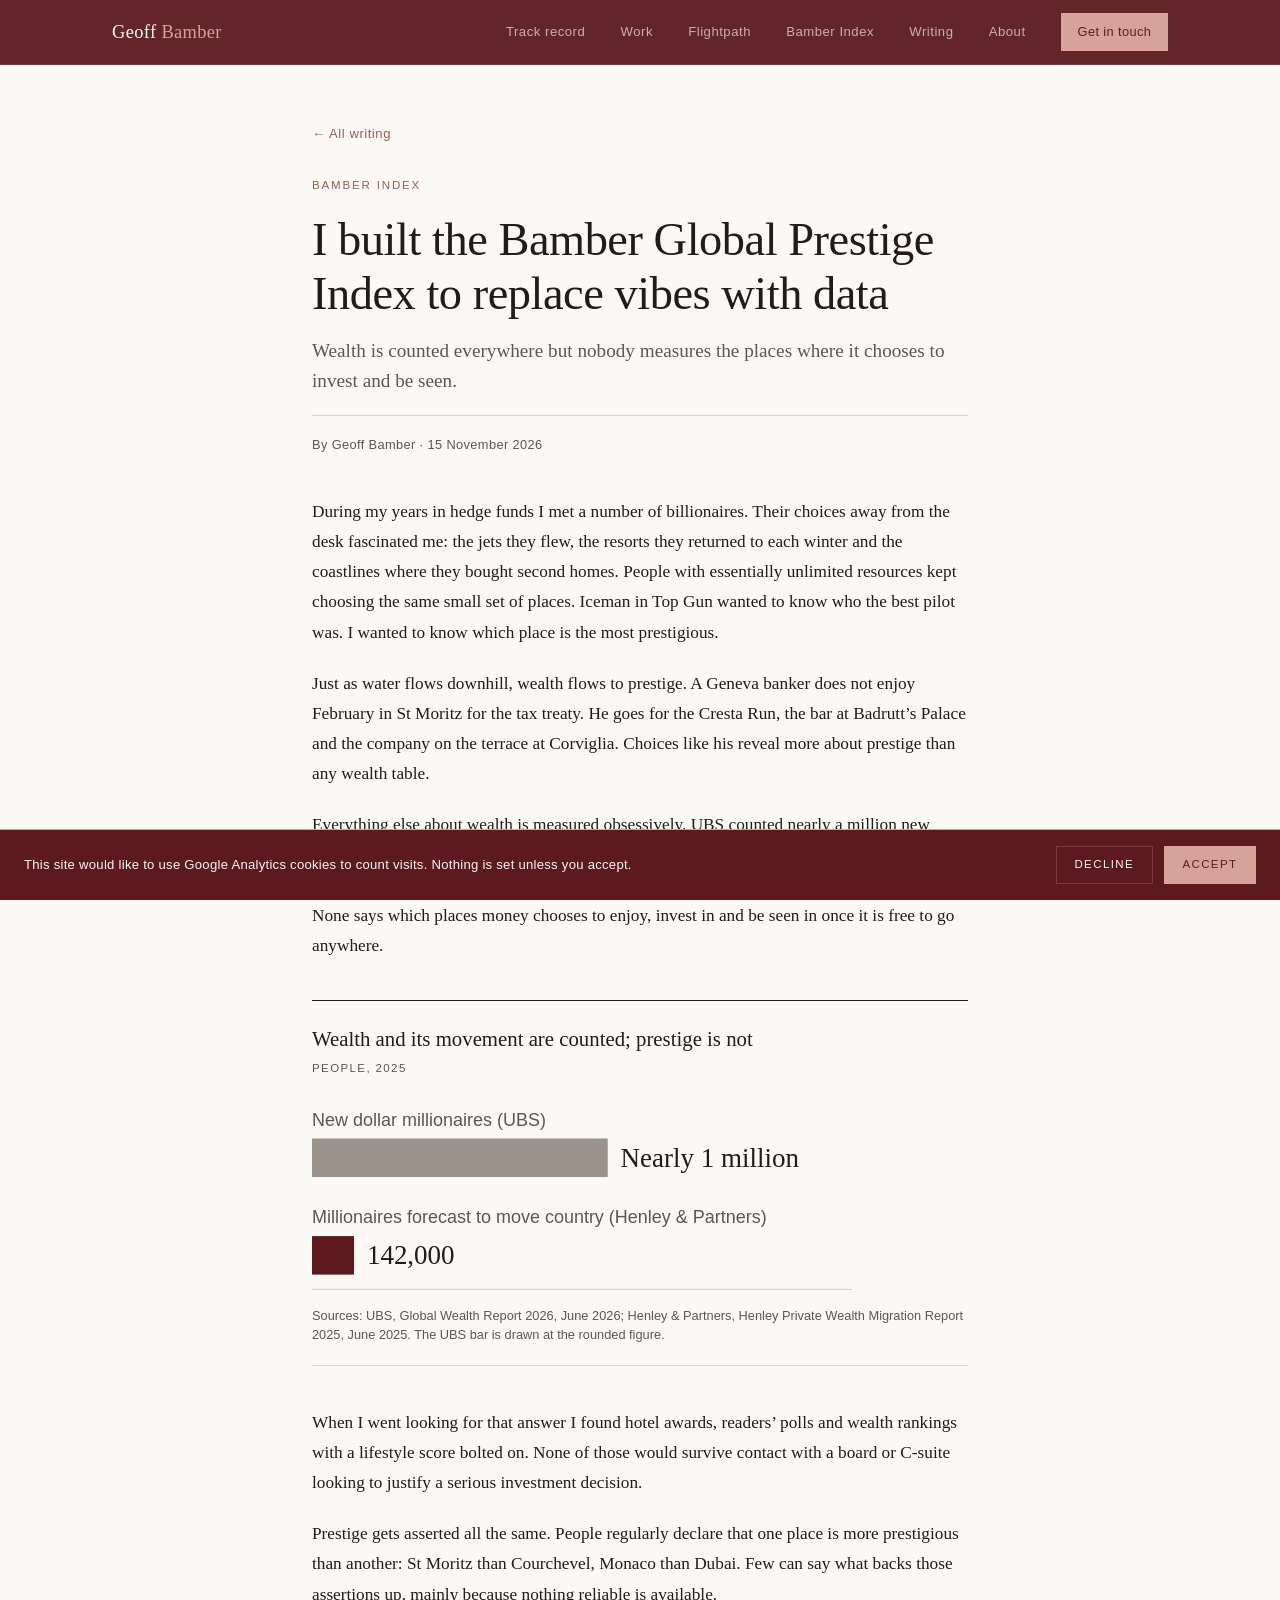
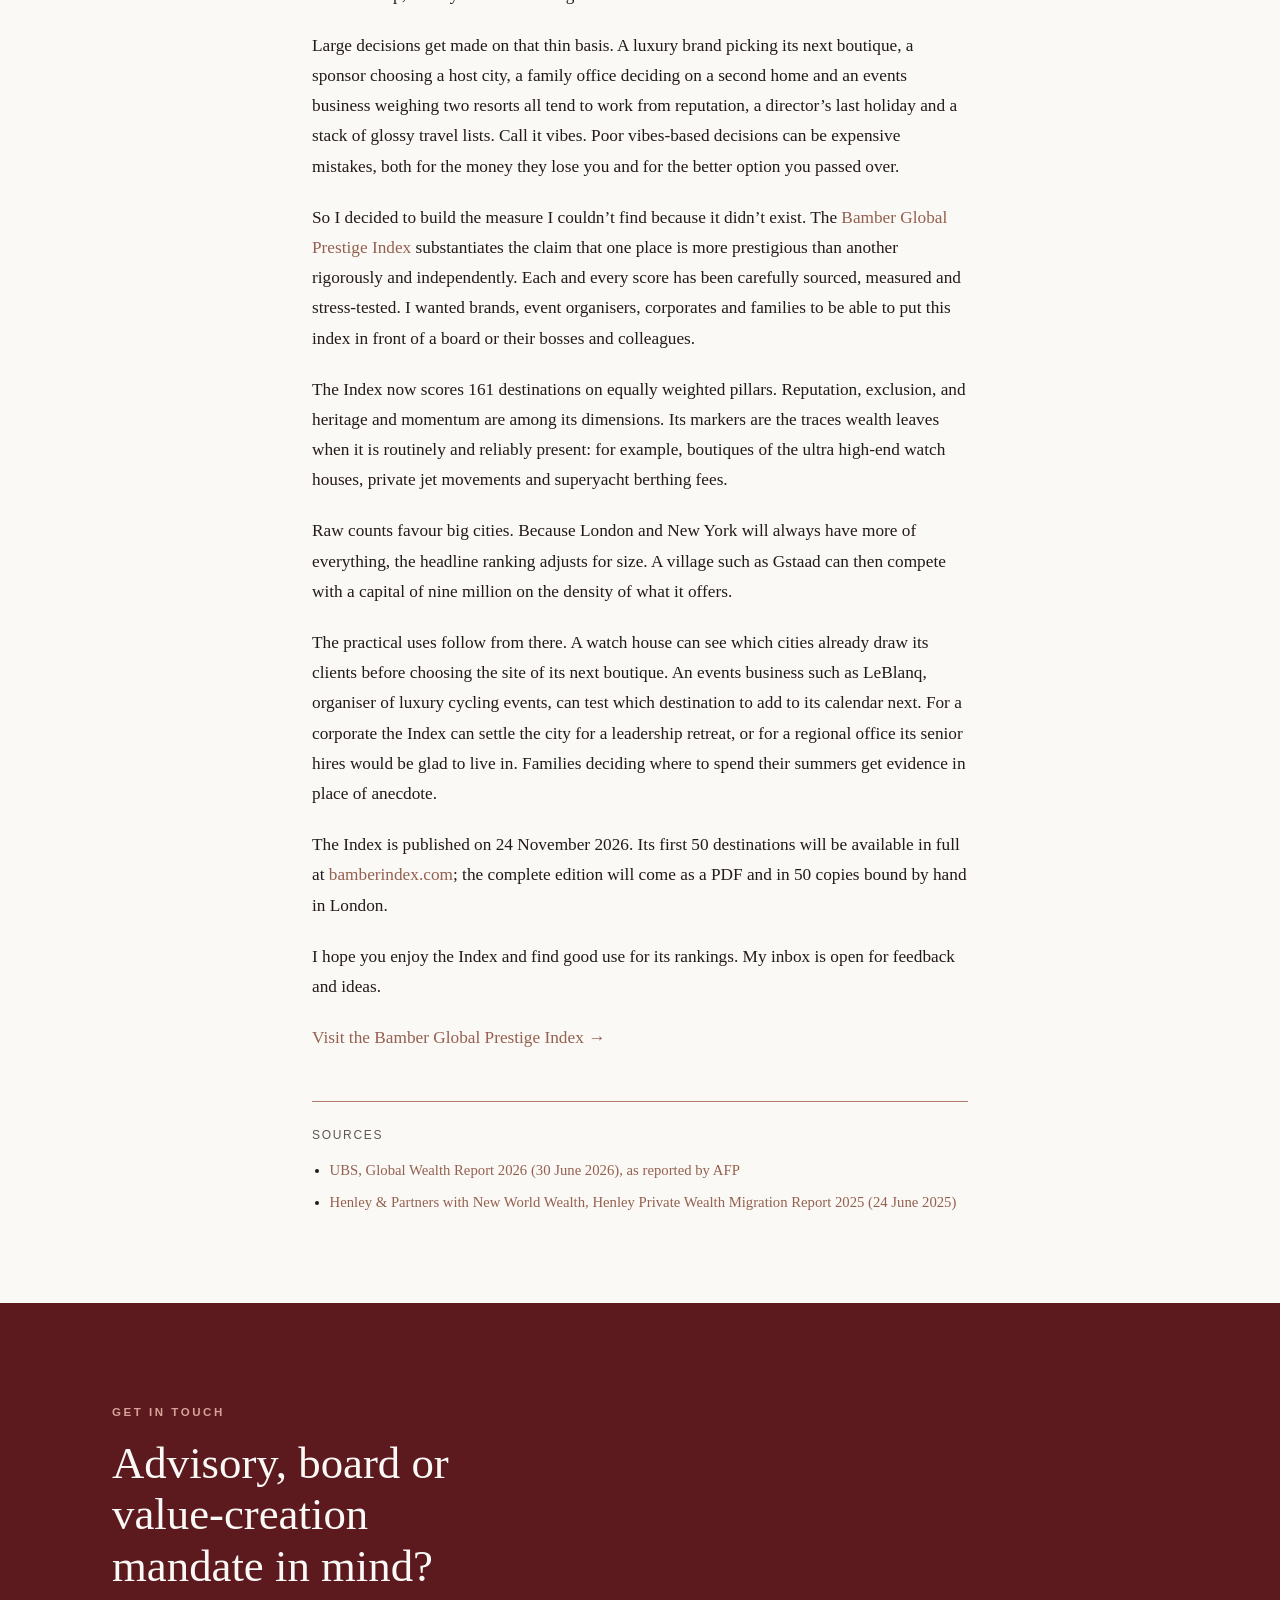
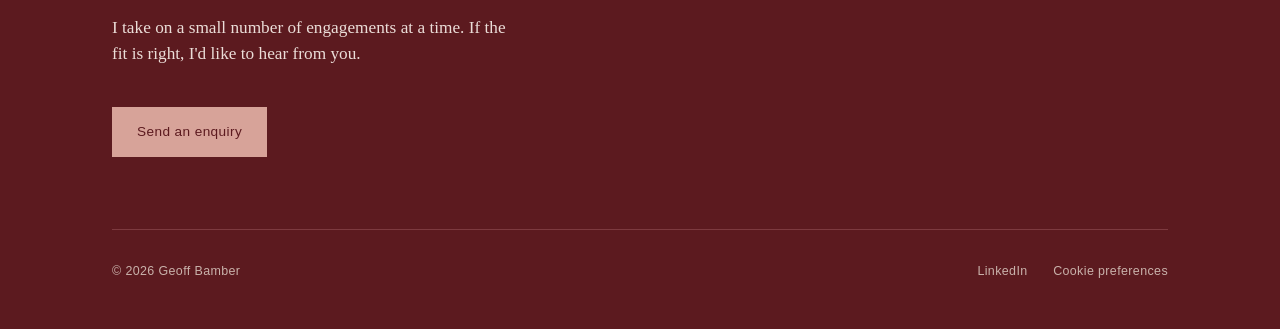
<file: articles/why-i-built-the-bamber-index.html>
<!DOCTYPE html>
<html lang="en">
<head>
<meta charset="UTF-8">
<meta name="viewport" content="width=device-width, initial-scale=1.0">
<title>Bamber Global Prestige Index: replacing vibes with data | Geoff Bamber</title>
<meta name="description" content="Geoff Bamber on building the Bamber Global Prestige Index, a data-led ranking of 161 of the world's most prestigious destinations, published 24 November 2026.">
<meta name="author" content="Geoff Bamber">
<link rel="canonical" href="https://geoffbamber.com/articles/why-i-built-the-bamber-index">
<meta property="og:type" content="article">
<meta property="og:site_name" content="Geoff Bamber">
<meta property="og:url" content="https://geoffbamber.com/articles/why-i-built-the-bamber-index">
<meta property="og:title" content="I built the Bamber Global Prestige Index to replace vibes with data">
<meta property="og:description" content="Geoff Bamber on building the Bamber Global Prestige Index, a data-led ranking of 161 of the world's most prestigious destinations, published 24 November 2026.">
<meta property="og:image" content="https://geoffbamber.com/img/og-why-i-built-the-bamber-index.jpg">
<meta property="og:image:width" content="1200">
<meta property="og:image:height" content="630">
<meta property="og:image:alt" content="I built the Bamber Global Prestige Index to replace vibes with data, an article by Geoff Bamber">
<meta name="twitter:card" content="summary_large_image">
<meta property="article:published_time" content="2026-11-15">
<meta property="article:author" content="Geoff Bamber">
<meta property="article:section" content="Bamber Index">
<meta property="article:tag" content="Bamber Global Prestige Index">
<meta property="article:tag" content="Prestigious destinations">
<meta property="article:tag" content="Luxury destination ranking">
<script type="application/ld+json">{"@context": "https://schema.org", "@type": "Article", "headline": "I built the Bamber Global Prestige Index to replace vibes with data", "description": "Geoff Bamber on building the Bamber Global Prestige Index, a data-led ranking of 161 of the world's most prestigious destinations, published 24 November 2026.", "image": ["https://geoffbamber.com/img/og-why-i-built-the-bamber-index.jpg", "https://geoffbamber.com/img/why-i-built-the-bamber-index-chart.svg"], "datePublished": "2026-11-15", "dateModified": "2026-11-15", "author": {"@type": "Person", "name": "Geoff Bamber", "url": "https://geoffbamber.com/", "image": "https://geoffbamber.com/geoff_bamber_headshot.jpg", "sameAs": ["https://www.linkedin.com/in/geoff-bamber-uk", "https://geoffbamber.substack.com", "https://www.bamberindex.com/"]}, "publisher": {"@type": "Person", "name": "Geoff Bamber", "url": "https://geoffbamber.com/", "image": "https://geoffbamber.com/geoff_bamber_headshot.jpg", "sameAs": ["https://www.linkedin.com/in/geoff-bamber-uk", "https://geoffbamber.substack.com", "https://www.bamberindex.com/"]}, "mainEntityOfPage": "https://geoffbamber.com/articles/why-i-built-the-bamber-index", "articleSection": "Bamber Index", "inLanguage": "en-GB", "keywords": "Bamber Global Prestige Index, most prestigious destinations, luxury destination ranking, prestige index, wealth and travel", "about": {"@type": "CreativeWork", "name": "Bamber Global Prestige Index", "url": "https://www.bamberindex.com/", "author": {"@type": "Person", "name": "Geoff Bamber"}}}</script>
<link rel="icon" href="../favicon.svg" type="image/svg+xml">
<link rel="apple-touch-icon" href="../apple-touch-icon.png">
<link rel="stylesheet" href="../styles.css">
<script src="../analytics.js" defer></script>
</head>
<body>

<nav>
  <div class="wrap nav-inner">
    <a href="../index.html" class="wordmark">Geoff <b>Bamber</b></a>
    <div class="nav-links" id="nav-links">
      <a href="../index.html#track">Track record</a>
      <a href="../index.html#work">Work</a>
      <a href="../flightpath.html">Flightpath</a>
      <a href="../index.html#index">Bamber Index</a>
      <a href="../writing.html">Writing</a>
      <a href="../index.html#about">About</a>
    </div>
    <a href="../index.html#contact" class="nav-cta">Get in touch</a>
    <button class="nav-toggle" type="button" aria-expanded="false" aria-controls="nav-links" aria-label="Menu"><span></span><span></span><span></span></button>
  </div>
</nav>

<article class="article-page">
  <div class="article-wrap">
    <a class="back-link" href="../writing.html">← All writing</a>
    <div class="article-head">
      <span class="kicker">Bamber Index</span>
      <h1>I built the Bamber Global Prestige Index to replace vibes with data</h1>
      <p class="article-standfirst">Wealth is counted everywhere but nobody measures the places where it chooses to invest and be seen.</p>
      <div class="article-meta">By Geoff Bamber · 15 November 2026</div>
    </div>
    <div class="prose">
<p>During my years in hedge funds I met a number of billionaires. Their choices away from the desk fascinated me: the jets they flew, the resorts they returned to each winter and the coastlines where they bought second homes. People with essentially unlimited resources kept choosing the same small set of places. Iceman in Top Gun wanted to know who the best pilot was. I wanted to know which place is the most prestigious.</p>
<p>Just as water flows downhill, wealth flows to prestige. A Geneva banker does not enjoy February in St Moritz for the tax treaty. He goes for the Cresta Run, the bar at Badrutt&rsquo;s Palace and the company on the terrace at Corviglia. Choices like his reveal more about prestige than any wealth table.</p>
<p>Everything else about wealth is measured obsessively. UBS counted nearly a million new dollar millionaires in 2025, about 2,600 a day. Henley &amp; Partners forecast that 142,000 millionaires would move country that year. Those figures follow fortunes, residency and tax. None says which places money chooses to enjoy, invest in and be seen in once it is free to go anywhere.</p>
<figure class="article-figure">
  <p class="fig-title">Wealth and its movement are counted; prestige is not</p>
  <p class="fig-sub">People, 2025</p>
  <img src="../img/why-i-built-the-bamber-index-chart.svg" alt="Bar chart of wealth data for 2025: UBS counted nearly 1 million new dollar millionaires and Henley &amp; Partners forecast that 142,000 millionaires would move country. No comparable data ranks destinations by prestige." width="420" height="148" loading="lazy">
  <figcaption>Sources: UBS, Global Wealth Report 2026, June 2026; Henley &amp; Partners, Henley Private Wealth Migration Report 2025, June 2025. The UBS bar is drawn at the rounded figure.</figcaption>
</figure>

<p>When I went looking for that answer I found hotel awards, readers&rsquo; polls and wealth rankings with a lifestyle score bolted on. None of those would survive contact with a board or C-suite looking to justify a serious investment decision.</p>
<p>Prestige gets asserted all the same. People regularly declare that one place is more prestigious than another: St Moritz than Courchevel, Monaco than Dubai. Few can say what backs those assertions up, mainly because nothing reliable is available.</p>
<p>Large decisions get made on that thin basis. A luxury brand picking its next boutique, a sponsor choosing a host city, a family office deciding on a second home and an events business weighing two resorts all tend to work from reputation, a director&rsquo;s last holiday and a stack of glossy travel lists. Call it vibes. Poor vibes-based decisions can be expensive mistakes, both for the money they lose you and for the better option you passed over.</p>
<p>So I decided to build the measure I couldn&rsquo;t find because it didn&rsquo;t exist. The <a href="https://www.bamberindex.com/" target="_blank" rel="noopener">Bamber Global Prestige Index</a> substantiates the claim that one place is more prestigious than another rigorously and independently. Each and every score has been carefully sourced, measured and stress-tested. I wanted brands, event organisers, corporates and families to be able to put this index in front of a board or their bosses and colleagues.</p>
<p>The Index now scores 161 destinations on equally weighted pillars. Reputation, exclusion, and heritage and momentum are among its dimensions. Its markers are the traces wealth leaves when it is routinely and reliably present: for example, boutiques of the ultra high-end watch houses, private jet movements and superyacht berthing fees.</p>
<p>Raw counts favour big cities. Because London and New York will always have more of everything, the headline ranking adjusts for size. A village such as Gstaad can then compete with a capital of nine million on the density of what it offers.</p>
<p>The practical uses follow from there. A watch house can see which cities already draw its clients before choosing the site of its next boutique. An events business such as LeBlanq, organiser of luxury cycling events, can test which destination to add to its calendar next. For a corporate the Index can settle the city for a leadership retreat, or for a regional office its senior hires would be glad to live in. Families deciding where to spend their summers get evidence in place of anecdote.</p>
<p>The Index is published on 24 November 2026. Its first 50 destinations will be available in full at <a href="https://www.bamberindex.com/" target="_blank" rel="noopener">bamberindex.com</a>; the complete edition will come as a PDF and in 50 copies bound by hand in London.</p>
<p>I hope you enjoy the Index and find good use for its rankings. My inbox is open for feedback and ideas.</p>
<p><a href="https://www.bamberindex.com/" target="_blank" rel="noopener">Visit the Bamber Global Prestige Index →</a></p>
      <div class="sources"><h3>Sources</h3><ul><li><a href="https://www.bnnbloomberg.ca/business/economics/2026/06/30/record-number-of-new-millionaires-in-2025-says-ubs/" target="_blank" rel="noopener">UBS, Global Wealth Report 2026 (30 June 2026), as reported by AFP</a></li><li><a href="https://professionalparaplanner.co.uk/millionaires-take-flight-uk-set-to-lose-nearly-17000-millionaires-this-year" target="_blank" rel="noopener">Henley &amp; Partners with New World Wealth, Henley Private Wealth Migration Report 2025 (24 June 2025)</a></li></ul></div>
    </div>
  </div>
</article>

<section class="contact" id="contact">
  <div class="wrap">
    <span class="eyebrow">Get in touch</span>
    <h2 style="margin-top:.9rem;">Advisory, board or value-creation mandate in mind?</h2>
    <p class="lede">I take on a small number of engagements at a time. If the fit is right, I'd like to hear from you.</p>
    <a href="../index.html#contact" class="btn btn-primary">Send an enquiry</a>
    <div class="foot">
      <span>© 2026 Geoff Bamber</span>
      <div class="social">
        <a href="https://www.linkedin.com/in/geoff-bamber-uk" target="_blank" rel="noopener">LinkedIn</a>
      </div>
    </div>
  </div>
</section>

<script src="../site.js" defer></script>
</body>
</html>
</file>
<file: styles.css>
:root{
  --oxblood:#5C1A1F;
  --oxblood-panel:#6B2329;
  --oxblood-line:#7D3A3F;
  --rose:#94604F;
  --rose-soft:#B47C6E;
  --bone:#F2ECE5;
  --warm-white:#FBF9F6;
  --ink:#231A1A;
  --muted:#5E5654;
  --muted-light:#C9B2AB;
  /* On oxblood grounds the accent lifts so small text stays legible. */
  --rose-on-dark:#D7A399;
  --rose-on-dark-soft:#E8C1B8;
  --sans:-apple-system,BlinkMacSystemFont,"Segoe UI",Roboto,Helvetica,Arial,sans-serif;
  --serif:Georgia,"Times New Roman",serif;
}
nav,.hero,.section-dark,.contact{--rose:var(--rose-on-dark);--rose-soft:var(--rose-on-dark-soft)}

*{box-sizing:border-box;margin:0;padding:0}
html{scroll-behavior:smooth}
body{
  font-family:var(--serif);
  color:var(--ink);
  background:var(--warm-white);
  line-height:1.55;
  -webkit-font-smoothing:antialiased;
}
a{color:inherit;text-decoration:none}

.eyebrow{
  font-family:var(--sans);
  font-size:.72rem;
  letter-spacing:.22em;
  text-transform:uppercase;
  font-weight:600;
  color:var(--rose);
}
.wrap{max-width:1120px;margin:0 auto;padding:0 2rem}

/* ---------- NAV ---------- */
nav{
  position:sticky;top:0;z-index:50;
  background:rgba(92,26,31,.95);
  backdrop-filter:saturate(140%) blur(8px);
  border-bottom:1px solid var(--oxblood-line);
}
.nav-inner{
  display:flex;align-items:center;justify-content:space-between;
  height:64px;
}
.wordmark{
  font-family:var(--serif);
  color:var(--warm-white);
  font-size:1.15rem;
  letter-spacing:.02em;
}
.wordmark b{color:var(--rose);font-weight:normal}
.nav-links{display:flex;gap:2.2rem;margin-left:auto;font-family:var(--sans);font-size:.82rem;letter-spacing:.04em}
.nav-links a{color:var(--muted-light);transition:color .2s}
.nav-links a:hover,.nav-links a:focus{color:var(--warm-white)}
.nav-cta{
  font-family:var(--sans);font-size:.8rem;letter-spacing:.03em;font-weight:500;white-space:nowrap;
  padding:.55rem 1.05rem;margin-left:2.2rem;background:var(--rose);color:var(--oxblood);transition:background .2s;
}
.nav-cta:hover,.nav-cta:focus{background:var(--rose-soft)}
.nav-toggle{display:none;background:none;border:0;cursor:pointer;width:44px;height:44px;padding:13px 10px;margin:0 -10px 0 .5rem}
.nav-toggle span{display:block;height:2px;background:var(--warm-white);margin-bottom:6px;transition:transform .2s,opacity .2s}
.nav-toggle span:last-child{margin-bottom:0}
nav.open .nav-toggle span:nth-child(1){transform:translateY(8px) rotate(45deg)}
nav.open .nav-toggle span:nth-child(2){opacity:0}
nav.open .nav-toggle span:nth-child(3){transform:translateY(-8px) rotate(-45deg)}

/* ---------- HERO ---------- */
.hero{
  background:var(--oxblood);
  color:var(--warm-white);
  padding:7.5rem 0 6.5rem;
  position:relative;overflow:hidden;
}
.hero-eyebrow{margin-bottom:1.6rem}
.hero h1{
  font-family:var(--serif);
  font-weight:normal;
  font-size:clamp(2.1rem,4.6vw,3.3rem);
  line-height:1.14;
  max-width:20ch;
  letter-spacing:-.01em;
}
.hero h1 .accent{
  position:relative;white-space:nowrap;
}
.hero h1 .accent::after{
  content:"";position:absolute;left:0;right:0;bottom:.06em;height:3px;
  background:var(--rose);
  transform:scaleX(0);transform-origin:left;
  animation:draw 1s cubic-bezier(.2,.7,.2,1) .5s forwards;
}
@keyframes draw{to{transform:scaleX(1)}}
.hero p.lede{
  font-family:var(--serif);
  font-size:clamp(1.05rem,1.9vw,1.25rem);
  color:#EBDDD8;
  max-width:52ch;
  margin-top:1.9rem;
  line-height:1.6;
}
.hero p.hero-proof{
  font-family:var(--sans);
  font-size:.92rem;
  color:var(--muted-light);
  max-width:56ch;
  margin-top:1.4rem;
  padding-top:1.2rem;
  border-top:1px solid var(--oxblood-line);
  line-height:1.65;
}
.hero-cta{display:flex;gap:1rem;margin-top:2.6rem;flex-wrap:wrap}
.btn{
  font-family:var(--sans);font-size:.85rem;letter-spacing:.03em;font-weight:500;
  padding:.85rem 1.5rem;border:1px solid transparent;cursor:pointer;
  transition:all .2s;display:inline-block;
}
.btn-primary{background:var(--rose);color:var(--oxblood)}
.btn-primary:hover,.btn-primary:focus{background:var(--rose-soft)}
.btn-ghost{border-color:var(--oxblood-line);color:var(--warm-white)}
.btn-ghost:hover,.btn-ghost:focus{border-color:var(--rose);color:var(--rose-soft)}

.hero-grid{display:grid;grid-template-columns:1.5fr 1fr;gap:3.5rem;align-items:center}
.hero-portrait{position:relative;justify-self:end}
.hero-portrait::before{
  content:"";position:absolute;top:1rem;left:1rem;right:-1rem;bottom:-1rem;
  border:1px solid var(--rose);z-index:0;
}
.hero-portrait img{
  position:relative;z-index:1;display:block;
  width:100%;height:auto;max-width:320px;aspect-ratio:4/5;object-fit:cover;
  filter:grayscale(100%) contrast(1.05);
}

/* ---------- PAGE HERO (inner pages) ---------- */
.page-hero{
  background:var(--oxblood);
  color:var(--warm-white);
  padding:5rem 0 4rem;
}
.page-hero .eyebrow{margin-bottom:1.4rem}
.page-hero h1{
  font-family:var(--serif);font-weight:normal;
  font-size:clamp(2rem,4.6vw,3.2rem);
  line-height:1.14;max-width:20ch;letter-spacing:-.01em;
}
.page-hero p.lede{
  font-family:var(--serif);
  font-size:clamp(1.02rem,1.8vw,1.2rem);
  color:#EBDDD8;max-width:52ch;margin-top:1.5rem;line-height:1.6;
}

/* ---------- SECTION SHELL ---------- */
.section{padding:5.5rem 0}
.section-parchment{background:var(--bone)}
.section-head{max-width:60ch;margin-bottom:3rem}
.section-head h2{
  font-family:var(--serif);font-weight:normal;
  font-size:clamp(1.7rem,3.4vw,2.4rem);
  line-height:1.2;margin-top:.9rem;letter-spacing:-.01em;
}

/* ---------- STRANDS ---------- */
.strands{display:grid;grid-template-columns:repeat(2,1fr);gap:1.6rem}
.strand{
  background:var(--warm-white);
  border:1px solid #DCD4CB;
  padding:2rem 1.8rem;
  position:relative;
  transition:border-color .25s, transform .25s;
}
.strand::before{
  content:"";position:absolute;top:0;left:0;width:100%;height:3px;
  background:var(--rose);transform:scaleX(0);transform-origin:left;transition:transform .3s;
}
.strand:hover{transform:translateY(-3px);border-color:#CDBFB4}
.strand:hover::before{transform:scaleX(1)}
.strand h3{font-family:var(--serif);font-weight:normal;font-size:1.3rem;margin-bottom:.7rem}
.strand p{font-size:.98rem;color:var(--muted);line-height:1.6}
.strand ul{margin:.85rem 0 0 1.2rem;padding-left:1.1rem;color:var(--muted);line-height:1.65}
.strand li{margin:.45rem 0;}
.strand .tag{font-family:var(--sans);font-size:.7rem;letter-spacing:.14em;text-transform:uppercase;color:var(--rose);display:block;margin-bottom:1rem}
a.strand{display:block;color:inherit}
a.strand:hover,a.strand:focus{border-color:var(--rose)}
.strand .more{font-family:var(--sans);font-size:.8rem;letter-spacing:.03em;color:var(--rose);margin-top:1.2rem;display:inline-block}

ul,ol{margin:1rem 0 0 1.25rem;padding-left:1.2rem}
li{margin:.55rem 0;}

/* ---------- ADVISORY CLIENTS ---------- */
.logo-strip{padding:2.6rem 0 2.9rem;background:var(--warm-white);border-bottom:1px solid #E6DED5}
.logo-row{display:flex;flex-wrap:wrap;align-items:center;justify-content:space-between;gap:1.8rem 2.2rem;margin-top:1.5rem}
.logo-row .client-logo{height:1.75rem;opacity:.82}
.logo-row .client-logo-tall{height:2.4rem}
.logo-row .client-logo-short{height:1.3rem}
.logo-row .logo-link{display:block;line-height:0}
.logo-row .logo-link:hover .client-logo{opacity:1}
.client-logo{display:block;height:2.1rem;width:auto;max-width:100%}
.client-logo-tall{height:2.9rem}
.client-logo-short{height:1.55rem}

/* ---------- LEDGER (track record) ---------- */
.section-dark{background:var(--oxblood);color:var(--warm-white)}
.section-dark .section-head h2{color:var(--warm-white)}
.ledger{border-top:1px solid var(--oxblood-line)}
.ledger-row{
  display:grid;grid-template-columns:200px 1.2fr 1fr 1.4fr;gap:1.5rem;
  padding:1.7rem 0;border-bottom:1px solid var(--oxblood-line);
  align-items:center;transition:padding-left .25s,background .25s;
}
.ledger-venture{grid-column:2}
.ledger-photo{
  grid-column:1;display:block;width:100%;height:auto;aspect-ratio:3/2;object-fit:cover;
  filter:grayscale(100%) brightness(1.3) contrast(1.05);transition:filter .4s;
}
.ledger-photo-light{filter:grayscale(100%)}
.ledger-photo-topleft{object-position:top left}
.ledger-row:hover .ledger-photo{filter:none}
.section-cta{display:flex;flex-wrap:wrap;align-items:center;justify-content:space-between;gap:1.2rem 2rem;margin-top:2.6rem}
.section-cta p{color:var(--muted-light);font-size:1rem;max-width:44ch}
.ledger-row:hover{padding-left:.9rem;background:rgba(148,96,79,.06)}
.ledger-venture{font-family:var(--serif);font-size:1.35rem}
.ledger-role{font-family:var(--sans);font-size:.78rem;letter-spacing:.1em;text-transform:uppercase;color:var(--rose)}
.ledger-note{font-size:.97rem;color:var(--muted-light);line-height:1.55}

/* ---------- WRITING (homepage teaser) ---------- */
.writing-grid{display:grid;grid-template-columns:repeat(3,1fr);gap:1.6rem}
.article{
  display:block;
  border-top:2px solid var(--ink);padding-top:1.2rem;
  transition:border-color .25s;
}
.article:hover{border-color:var(--rose)}
.article .kicker{font-family:var(--sans);font-size:.7rem;letter-spacing:.14em;text-transform:uppercase;color:var(--muted);display:block;margin-bottom:.9rem}
.article h3{font-family:var(--serif);font-weight:normal;font-size:1.3rem;line-height:1.3;margin-bottom:.7rem}
.article p{font-size:.95rem;color:var(--muted);line-height:1.6}
.article .more{font-family:var(--sans);font-size:.8rem;letter-spacing:.03em;color:var(--rose);margin-top:1rem;display:inline-block}

.section-link{
  font-family:var(--sans);font-size:.82rem;letter-spacing:.04em;color:var(--rose);
  display:inline-block;margin-top:2.6rem;border-bottom:1px solid transparent;transition:border-color .2s;
}
.section-link:hover{border-color:var(--rose)}

/* ---------- WRITING INDEX (tiles) ---------- */
.tiles{display:grid;grid-template-columns:repeat(3,1fr);gap:1.6rem}
.tile{
  display:flex;flex-direction:column;
  background:var(--warm-white);border:1px solid #DCD4CB;
  padding:2rem 1.8rem 1.8rem;position:relative;height:100%;
  transition:border-color .25s,transform .25s;
}
.tile::before{
  content:"";position:absolute;top:0;left:0;width:100%;height:3px;
  background:var(--rose);transform:scaleX(0);transform-origin:left;transition:transform .3s;
}
.tile:hover{transform:translateY(-3px);border-color:#CDBFB4}
.tile:hover::before{transform:scaleX(1)}
.tile .kicker{font-family:var(--sans);font-size:.7rem;letter-spacing:.14em;text-transform:uppercase;color:var(--rose);display:block;margin-bottom:.9rem}
.tile h3{font-family:var(--serif);font-weight:normal;font-size:1.35rem;line-height:1.28;margin-bottom:.7rem}
.tile p{font-size:.96rem;color:var(--muted);line-height:1.6}
.tile .tile-foot{
  margin-top:auto;padding-top:1.3rem;display:flex;justify-content:space-between;align-items:center;
  font-family:var(--sans);font-size:.76rem;letter-spacing:.03em;
}
.tile .tile-date{color:var(--muted)}
.tile .more{color:var(--rose)}

/* ---------- ARTICLE PAGE ---------- */
.article-page{padding:3.5rem 0 5rem}
.article-wrap{max-width:720px;margin:0 auto;padding:0 2rem}
.article-head{margin-bottom:2.6rem}
.article-head .kicker{font-family:var(--sans);font-size:.72rem;letter-spacing:.16em;text-transform:uppercase;color:var(--rose);display:block;margin-bottom:1.1rem}
.article-head h1{
  font-family:var(--serif);font-weight:normal;
  font-size:clamp(1.9rem,4.2vw,2.9rem);line-height:1.16;letter-spacing:-.01em;
}
.article-head .article-meta{
  font-family:var(--sans);font-size:.8rem;letter-spacing:.03em;color:var(--muted);
  margin-top:1.2rem;padding-top:1.2rem;border-top:1px solid #DCD4CB;
}
.prose{font-size:1.08rem;line-height:1.75;color:var(--ink)}
.prose p{margin:0 0 1.3rem}
.prose h2{font-family:var(--serif);font-weight:normal;font-size:1.65rem;line-height:1.25;margin:2.6rem 0 1rem}
.prose h3{font-family:var(--serif);font-weight:normal;font-size:1.3rem;margin:2rem 0 .8rem}
.prose ul,.prose ol{margin:1.2rem 0 1.4rem 1.4rem;padding-left:1.1rem;color:var(--ink)}
.prose li{margin:.5rem 0}
.prose blockquote{
  border-left:2px solid var(--rose);padding:.4rem 0 .4rem 1.5rem;margin:1.8rem 0;
  font-style:italic;color:var(--muted);
}
.prose a{color:var(--rose);border-bottom:1px solid transparent;transition:border-color .2s}
.prose a:hover{border-color:var(--rose)}
.placeholder{
  background:var(--bone);border:1px dashed var(--rose);
  padding:1.4rem 1.6rem;color:var(--muted);font-family:var(--sans);font-size:.9rem;
  border-radius:2px;margin:1.6rem 0;
}
.back-link{
  font-family:var(--sans);font-size:.82rem;letter-spacing:.04em;color:var(--rose);
  display:inline-block;margin-bottom:2rem;border-bottom:1px solid transparent;transition:border-color .2s;
}
.back-link:hover{border-color:var(--rose)}

/* ---------- FLIGHTPATH (service page) ---------- */
.page-hero .statement{
  font-family:var(--serif);
  font-size:clamp(1.35rem,2.8vw,1.85rem);
  line-height:1.35;
  color:var(--rose-soft);
  max-width:34ch;
  margin-top:2.4rem;
  padding-top:1.7rem;
  border-top:2px solid var(--rose);
  display:inline-block;
}
.price-band{
  display:flex;flex-wrap:wrap;align-items:baseline;gap:.9rem 2.4rem;
  border-top:3px solid var(--rose);padding-top:1.9rem;
}
.price-figure{font-family:var(--serif);font-size:clamp(2.3rem,6vw,3.5rem);line-height:1;letter-spacing:-.01em}
.price-terms{font-family:var(--sans);font-size:.92rem;color:var(--muted);max-width:42ch;line-height:1.65}
.split{display:grid;grid-template-columns:1.5fr 1fr;gap:3.5rem;align-items:start}
.split-head{
  font-family:var(--sans);font-size:.72rem;letter-spacing:.16em;text-transform:uppercase;
  color:var(--rose);display:block;margin-bottom:1.2rem;
}
.menu-list{list-style:none;margin:0;padding:0;border-top:1px solid #DCD4CB}
.menu-list li{
  margin:0;padding:1.05rem 0 1.05rem 1.7rem;border-bottom:1px solid #DCD4CB;
  position:relative;font-size:1.02rem;line-height:1.6;
}
.menu-list li::before{content:"";position:absolute;left:0;top:1.6rem;width:9px;height:1px;background:var(--rose)}
.panel-box{
  background:var(--bone);border:1px solid #DCD4CB;padding:1.8rem 2rem;
}
.panel-box .menu-list li{border-bottom-color:#D8CEC4}
.panel-box .menu-list{border-top-color:#D8CEC4}
.exclusions .split-head{color:var(--muted)}
.exclusions ul{list-style:none;margin:0;padding:0;border-top:1px solid #DCD4CB}
.exclusions li{
  margin:0;padding:.85rem 0;font-size:.98rem;color:var(--muted);line-height:1.6;
  border-bottom:1px solid #DCD4CB;
}
.exclusions li strong{
  display:block;font-family:var(--sans);font-size:.72rem;letter-spacing:.14em;
  text-transform:uppercase;color:var(--ink);font-weight:600;margin-bottom:.4rem;
}
.checklists{display:grid;grid-template-columns:repeat(2,1fr);gap:2.5rem;margin-top:3rem}
.checklist{list-style:none;margin:0;padding:0;border-top:1px solid #DCD4CB}
.checklist li{
  margin:0;padding:.75rem 0 .75rem 1.7rem;border-bottom:1px solid #DCD4CB;
  position:relative;font-size:1.02rem;line-height:1.55;
}
.checklist li::before{content:"";position:absolute;left:0;top:1.25rem;width:9px;height:1px;background:var(--rose)}
.section-dark .prose{color:#EBDDD8}
.section-dark .prose p{color:#EBDDD8}
.terms-list{list-style:none;margin:1.8rem 0 0;padding:0;max-width:46ch}
.terms-list li{
  margin:0;padding:.85rem 0;border-bottom:1px solid #DCD4CB;
  font-family:var(--sans);font-size:.95rem;color:var(--ink);
}
.panel{
  background:var(--warm-white);border:1px solid #DCD4CB;border-left:3px solid var(--rose);
  padding:2rem 2.2rem;max-width:62ch;
}
.panel p{font-size:1.05rem;line-height:1.7;color:var(--ink)}
.panel p + p{margin-top:1.1rem}

/* ---------- ABOUT ---------- */
.about{display:grid;grid-template-columns:1fr 1fr;gap:4rem;align-items:center}
.about-text p{font-size:1.05rem;line-height:1.7;color:var(--ink);margin-bottom:1.2rem;max-width:46ch}
.about-photos{display:grid;grid-template-columns:1fr 1fr;gap:1.4rem;align-items:start;justify-self:end;width:100%;max-width:520px}
.about-photo{position:relative}
.about-photo + .about-photo{margin-top:3.5rem}
.about-photo:first-child::before{
  content:"";position:absolute;top:-1rem;left:-1rem;right:1rem;bottom:1rem;
  border:1px solid var(--rose);z-index:0;
}
.about-photo img{position:relative;z-index:1;display:block;width:100%;height:auto;aspect-ratio:4/5;object-fit:cover}
.credentials{grid-column:1/-1;display:grid;grid-template-rows:repeat(5,auto);grid-auto-flow:column;grid-auto-columns:1fr;column-gap:4rem;border-left:2px solid var(--rose);padding-left:1.8rem}
.credentials li{list-style:none;font-family:var(--sans);font-size:.9rem;color:var(--muted);padding:.55rem 0;letter-spacing:.01em}
.credentials li strong{color:var(--ink);font-weight:600}
.about-text p a,.credentials a{color:var(--ink);border-bottom:1px solid var(--rose);transition:color .2s}
.about-text p a:hover,.about-text p a:focus,.credentials a:hover,.credentials a:focus{color:var(--rose)}

/* ---------- BAMBER INDEX FEATURE ---------- */
.index-grid{display:grid;grid-template-columns:1fr 1.2fr;gap:4.5rem;align-items:center}
.index-mark img{display:block;width:100%;max-width:340px;height:auto;margin:1.6rem 0 1.1rem}
.index-edition{font-family:var(--sans);font-size:.72rem;letter-spacing:.22em;text-transform:uppercase;color:var(--muted-light)}
.index-copy{border-left:1px solid var(--oxblood-line);padding-left:4.5rem}
.index-copy h2{font-family:var(--serif);font-weight:normal;font-size:clamp(1.6rem,3vw,2.2rem);line-height:1.2;color:var(--warm-white)}
.index-copy p{color:#EBDDD8;font-size:1.05rem;line-height:1.65;max-width:46ch;margin:1.3rem 0 2rem}

/* ---------- CONTACT / FOOTER ---------- */
.contact{background:var(--oxblood);color:var(--warm-white);padding:6rem 0 3rem}
.contact h2{font-family:var(--serif);font-weight:normal;font-size:clamp(1.9rem,4vw,2.8rem);max-width:18ch;line-height:1.15}
.contact .lede{color:#EBDDD8;max-width:46ch;margin:1.4rem 0 2.4rem;font-size:1.08rem}
.contact .contact-alt{font-family:var(--sans);font-size:.9rem;color:var(--muted-light);margin:-1.4rem 0 2.2rem}
.contact .contact-alt a{color:var(--warm-white);border-bottom:1px solid var(--rose)}
.contact-form{max-width:620px;display:grid;gap:1rem}
.contact-form label{display:grid;gap:.45rem;font-family:var(--sans);font-size:.8rem;letter-spacing:.04em;text-transform:uppercase;color:var(--muted-light)}
.contact-form input,
.contact-form textarea{
  width:100%;border:1px solid var(--oxblood-line);background:rgba(255,255,255,.96);color:var(--ink);
  padding:.9rem 1rem;font:inherit;border-radius:2px;
}
.contact-form input:focus,
.contact-form textarea:focus{outline:2px solid var(--rose-soft);outline-offset:2px;border-color:var(--rose)}
.contact-form textarea{min-height:140px;resize:vertical}
.contact-form .btn{justify-self:start;margin-top:.2rem}
.foot{
  margin-top:4.5rem;padding-top:2rem;border-top:1px solid var(--oxblood-line);
  display:flex;justify-content:space-between;align-items:center;
  font-family:var(--sans);font-size:.78rem;color:var(--muted-light);letter-spacing:.03em;
}
.foot{flex-wrap:wrap;gap:1rem 2rem}
.foot span,.foot a{white-space:nowrap}
.foot .social{display:flex;flex-wrap:wrap;gap:.6rem 1.6rem}
.foot a:hover{color:var(--rose)}

/* ---------- RESPONSIVE ---------- */
@media(max-width:820px){
  .strands,.writing-grid,.clients,.tiles{grid-template-columns:1fr}
  .split,.checklists{grid-template-columns:1fr;gap:2.5rem}
  .panel,.panel-box{padding:1.6rem 1.4rem}
  .about{grid-template-columns:1fr;gap:2.5rem}
  .about-photos{justify-self:start;max-width:420px;padding-left:1rem}
  .credentials{display:block}
  .hero-grid{grid-template-columns:1fr;gap:3rem}
  .hero-portrait{justify-self:start}
  .hero-portrait img{max-width:200px}
  .ledger-row{grid-template-columns:1fr;gap:.4rem;padding:1.4rem 0}
  .ledger-venture,.ledger-photo{grid-column:1}
  .ledger-photo{margin-bottom:.7rem}
  .nav-toggle{display:block}
  .nav-cta{margin-left:auto;padding:.5rem .85rem;font-size:.76rem}
  .nav-links{
    display:none;position:absolute;top:64px;left:0;right:0;flex-direction:column;gap:0;margin:0;
    padding:.2rem 2rem 1rem;background:var(--oxblood);border-bottom:1px solid var(--oxblood-line);font-size:.95rem;
  }
  nav.open .nav-links{display:flex}
  .nav-links a{padding:.95rem 0;border-bottom:1px solid var(--oxblood-line);color:var(--warm-white)}
  .nav-links a:last-child{border-bottom:0}
  .logo-row{justify-content:flex-start;gap:1.6rem 2.2rem}
  .index-grid{grid-template-columns:1fr;gap:2.4rem}
  .index-mark img{max-width:260px}
  .index-copy{border-left:0;padding-left:0;border-top:1px solid var(--oxblood-line);padding-top:2.2rem}
  .hero-grid{gap:2.4rem}
  .hero{padding:5rem 0 4.5rem}
  .section{padding:4rem 0}
}

@media(prefers-reduced-motion:reduce){
  *{animation:none!important;transition:none!important;scroll-behavior:auto}
  .hero h1 .accent::after{transform:scaleX(1)}
}
a:focus-visible,.btn:focus-visible{outline:2px solid var(--rose-soft);outline-offset:3px}

/* ---------- COOKIE CONSENT ---------- */
.consent-bar{
  position:fixed;left:0;right:0;bottom:0;z-index:100;
  display:flex;flex-wrap:wrap;align-items:center;justify-content:space-between;gap:.9rem 2rem;
  padding:1rem 1.5rem;background:var(--oxblood);border-top:1px solid var(--rose-on-dark);
  color:var(--warm-white);font-family:var(--sans);font-size:.82rem;line-height:1.5;letter-spacing:.02em;
}
.consent-bar p{margin:0;max-width:44rem}
.consent-actions{display:flex;gap:.7rem}
.consent-btn{
  font:inherit;text-transform:uppercase;letter-spacing:.12em;font-size:.72rem;
  padding:.6rem 1.1rem;cursor:pointer;background:transparent;
  border:1px solid var(--oxblood-line);color:var(--warm-white);
}
.consent-btn:hover,.consent-btn:focus{border-color:var(--rose-on-dark);color:var(--rose-on-dark-soft)}
.consent-btn-accept{background:var(--rose-on-dark);border-color:var(--rose-on-dark);color:var(--oxblood)}
.consent-btn-accept:hover,.consent-btn-accept:focus{background:var(--rose-on-dark-soft);color:var(--oxblood)}
.consent-btn:focus-visible,.consent-link:focus-visible{outline:2px solid var(--rose-on-dark-soft);outline-offset:3px}
.consent-link{font:inherit;letter-spacing:inherit;color:inherit;background:none;border:0;padding:0;cursor:pointer}
.consent-link:hover{color:var(--rose)}

/* Article charts */
.article-figure{margin:2.4rem 0 2.6rem;padding:1.5rem 0 1.3rem;border-top:1px solid var(--ink);border-bottom:1px solid #DCD4CB}
.article-figure .fig-title{font-family:var(--serif);font-size:1.3rem;line-height:1.3;color:var(--ink);margin:0 0 .5rem;max-width:26em}
.article-figure .fig-sub{font-family:var(--sans);font-size:.72rem;letter-spacing:.12em;text-transform:uppercase;color:var(--muted);line-height:1.5;margin:0 0 1.4rem}
.article-figure img{display:block;width:100%;max-width:540px;height:auto}
.article-figure figcaption{font-family:var(--sans);font-size:.8rem;line-height:1.5;color:var(--muted);margin-top:1rem}

/* Article sources list */
.sources{margin-top:3rem;padding-top:1.4rem;border-top:1px solid var(--rose-soft);font-size:.92rem;color:var(--muted)}
.sources h3{font-family:var(--sans,system-ui,sans-serif);font-size:.75rem;letter-spacing:.14em;text-transform:uppercase;margin:0 0 .8rem;color:var(--muted)}
.sources ul{margin:0;padding-left:1.1rem}
.sources li{margin:.4rem 0}
.article-standfirst{font-size:1.2rem;line-height:1.55;color:var(--muted);margin:1rem 0 0}
</file>
